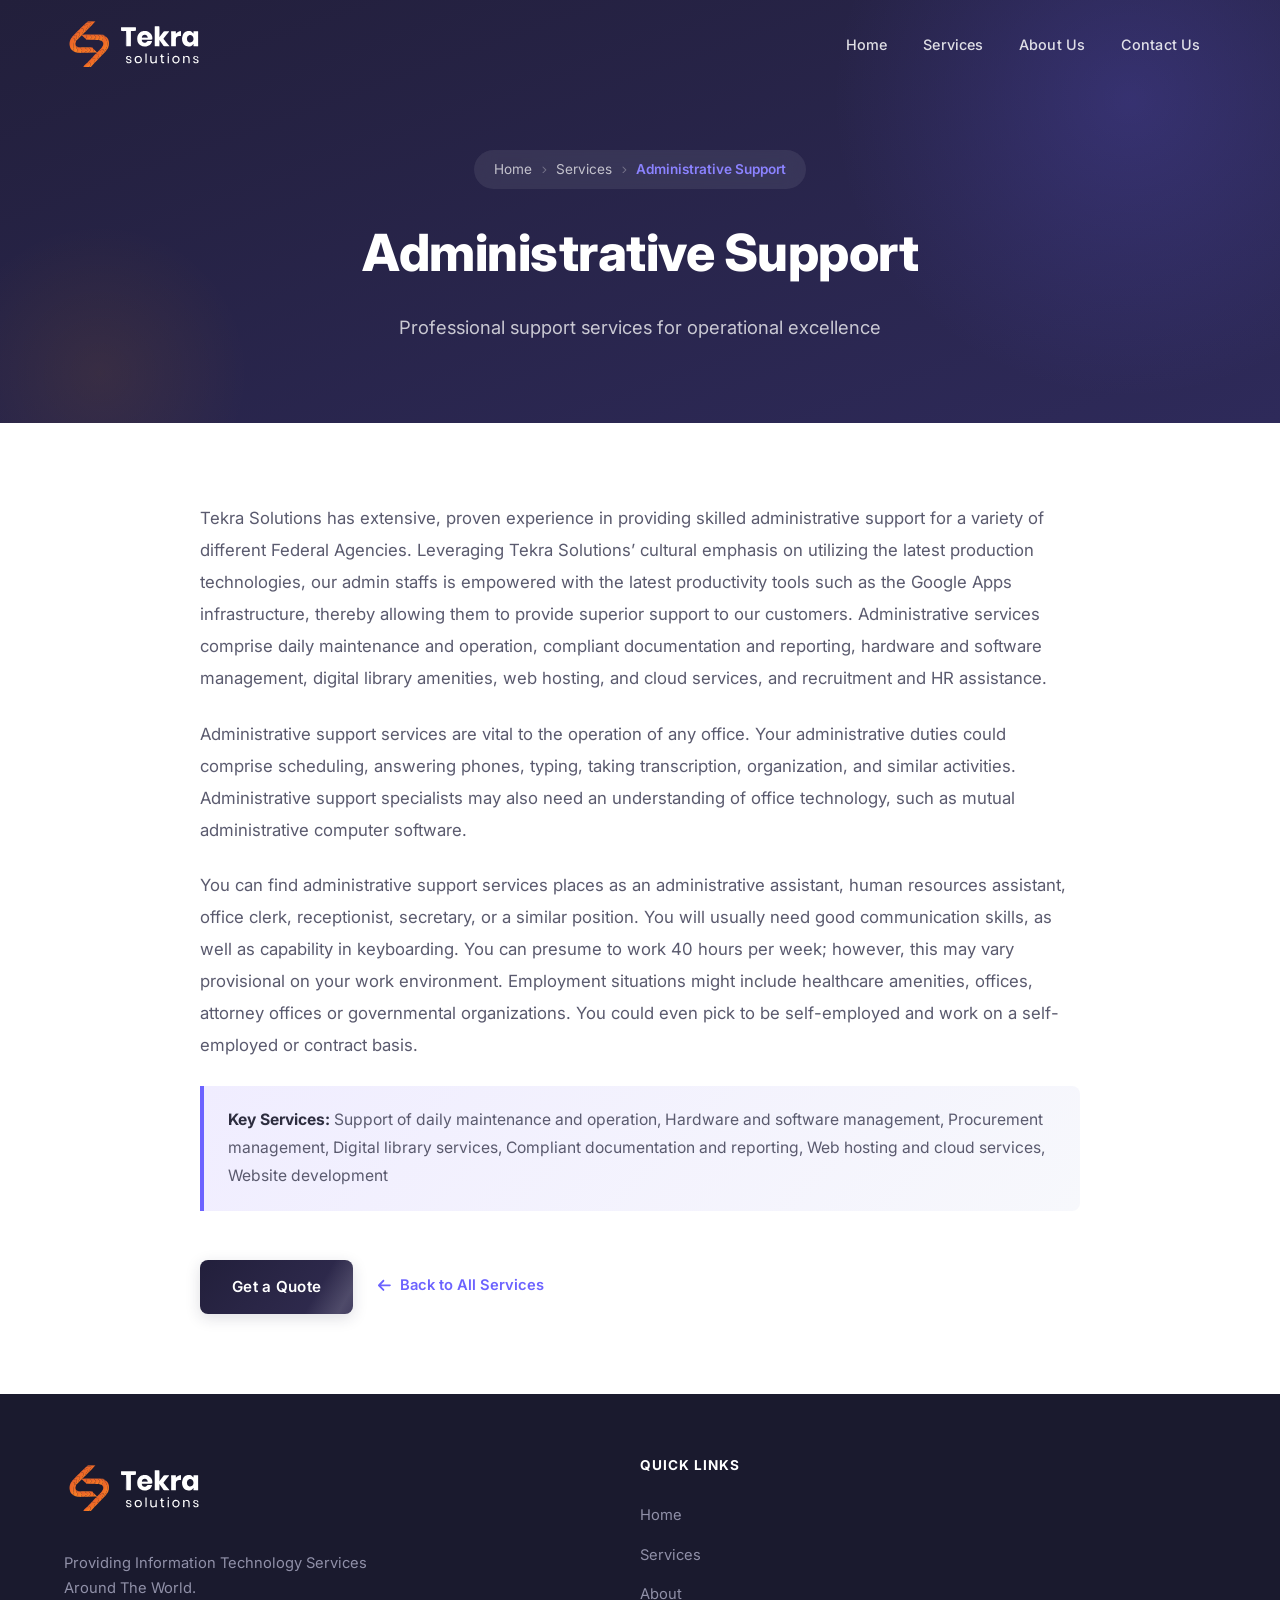
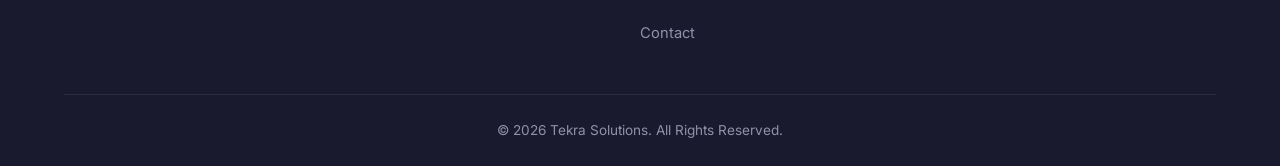
<file: services/administrative-support.html>
<!DOCTYPE html>
<html lang="en">
<head>
    <meta charset="UTF-8">
    <meta name="viewport" content="width=device-width, initial-scale=1.0">
    <title>Administrative Support - Tekra Solutions</title>
    <meta name="description" content="Professional support services to streamline operations and enhance organizational efficiency.">
    <link rel="canonical" href="https://www.tekrasolution.com/services/administrative-support.html">

    <!-- Open Graph -->
    <meta property="og:type" content="website">
    <meta property="og:url" content="https://www.tekrasolution.com/services/administrative-support.html">
    <meta property="og:title" content="Administrative Support - Tekra Solutions">
    <meta property="og:description" content="Professional support services to streamline operations and enhance organizational efficiency.">
    <meta property="og:image" content="https://www.tekrasolution.com/images/og-image.png">
    <meta property="og:site_name" content="Tekra Solutions">

    <!-- Twitter -->
    <meta name="twitter:card" content="summary_large_image">
    <meta name="twitter:title" content="Administrative Support - Tekra Solutions">
    <meta name="twitter:description" content="Professional support services to streamline operations and enhance organizational efficiency.">
    <meta name="twitter:image" content="https://www.tekrasolution.com/images/og-image.png">

    <link rel="preconnect" href="https://fonts.googleapis.com">
    <link rel="preconnect" href="https://fonts.gstatic.com" crossorigin>
    <link href="https://fonts.googleapis.com/css2?family=Inter:wght@300;400;500;600;700;800&amp;display=swap" rel="stylesheet">
    <link rel="stylesheet" href="../styles.css">
    <link rel="icon" href="../images/favicon.ico" sizes="32x32 64x64">
    <link rel="icon" type="image/png" sizes="192x192" href="../images/favicon.png">
    <link rel="icon" type="image/png" sizes="32x32" href="../images/favicon-32.png">
    <link rel="apple-touch-icon" sizes="180x180" href="../images/apple-touch-icon.png">
</head>
<body>
    <a href="#main-content" class="skip-link">Skip to main content</a>
    <nav class="navbar">
        <div class="container">
            <a href="../index.html" class="logo"><img src="../images/tekra-light.svg" alt="Tekra Solutions" class="logo-light" width="143" height="70"><img src="../images/tekra-dark.svg" alt="Tekra Solutions" class="logo-dark" width="143" height="70"></a>
            <button class="menu-toggle" id="mobile-menu" aria-label="Toggle navigation" aria-expanded="false" aria-controls="nav-menu"><span class="bar"></span><span class="bar"></span><span class="bar"></span></button>
            <ul class="nav-menu" id="nav-menu">
                <li><a href="../index.html#home" class="nav-link">Home</a></li>
                <li><a href="../index.html#services" class="nav-link">Services</a></li>
                <li><a href="../index.html#about" class="nav-link">About Us</a></li>
                <li><a href="../index.html#contact" class="nav-link">Contact Us</a></li>
            </ul>
        </div>
    </nav>

    <main id="main-content">

    <section class="page-header">
        <div class="container">
            <nav class="breadcrumb"><a href="../index.html">Home</a><svg class="icon separator" aria-hidden="true" focusable="false"><use href="../images/icons.svg#i-chevron-right"></use></svg><a href="../index.html#services">Services</a><svg class="icon separator" aria-hidden="true" focusable="false"><use href="../images/icons.svg#i-chevron-right"></use></svg><span class="current">Administrative Support</span></nav>
            <h1>Administrative Support</h1>
            <p class="page-subtitle">Professional support services for operational excellence</p>
        </div>
    </section>

    <section class="service-detail">
        <div class="container">
            <div class="service-content reveal">
                <p>Tekra Solutions has extensive, proven experience in providing skilled administrative support for a variety of different Federal Agencies. Leveraging Tekra Solutions’ cultural emphasis on utilizing the latest production technologies, our admin staffs is empowered with the latest productivity tools such as the Google Apps infrastructure, thereby allowing them to provide superior support to our customers. Administrative services comprise daily maintenance and operation, compliant documentation and reporting, hardware and software management, digital library amenities, web hosting, and cloud services, and recruitment and HR assistance.</p>
                <p>Administrative support services are vital to the operation of any office. Your administrative duties could comprise scheduling, answering phones, typing, taking transcription, organization, and similar activities. Administrative support specialists may also need an understanding of office technology, such as mutual administrative computer software.</p>
                <p>You can find administrative support services places as an administrative assistant, human resources assistant, office clerk, receptionist, secretary, or a similar position. You will usually need good communication skills, as well as capability in keyboarding. You can presume to work 40 hours per week; however, this may vary provisional on your work environment. Employment situations might include healthcare amenities, offices, attorney offices or governmental organizations. You could even pick to be self-employed and work on a self-employed or contract basis.</p>
                <p><strong>Key Services:</strong> Support of daily maintenance and operation, Hardware and software management, Procurement management, Digital library services, Compliant documentation and reporting, Web hosting and cloud services, Website development</p>
                <a href="../index.html#contact" class="btn btn-primary">Get a Quote</a>
                <a href="../index.html#services" class="back-link"><svg class="icon" aria-hidden="true" focusable="false"><use href="../images/icons.svg#i-arrow-left"></use></svg> Back to All Services</a>
                <!-- NWBOC certification note removed; should only appear once site-wide -->
            </div>
        </div>
    </section>

    
    </main>

<footer>
        <div class="container">
            <div class="footer-content">
                <div class="footer-logo">
                    <a href="../index.html"><img src="../images/tekra-light.svg" alt="Tekra Solution" width="143" height="70"></a>
                    <p>Providing Information Technology Services Around The World.</p>
                </div>
                <div class="footer-links">
                    <h3>Quick Links</h3>
                    <ul>
                        <li><a href="../index.html#home">Home</a></li>
                        <li><a href="../index.html#services">Services</a></li>
                        <li><a href="../index.html#about">About</a></li>
                        <li><a href="../index.html#contact">Contact</a></li>
                    </ul>
                </div>
            </div>
            <div class="footer-bottom"><p>&copy; 2026 Tekra Solutions. All Rights Reserved.</p></div>
        </div>
    </footer>
    <script src="../script.js"></script>
    <button class="scroll-top" id="scrollTop" aria-label="Scroll to top"><svg class="icon" aria-hidden="true" focusable="false"><use href="../images/icons.svg#i-arrow-up"></use></svg></button>
</body>
</html>
</file>
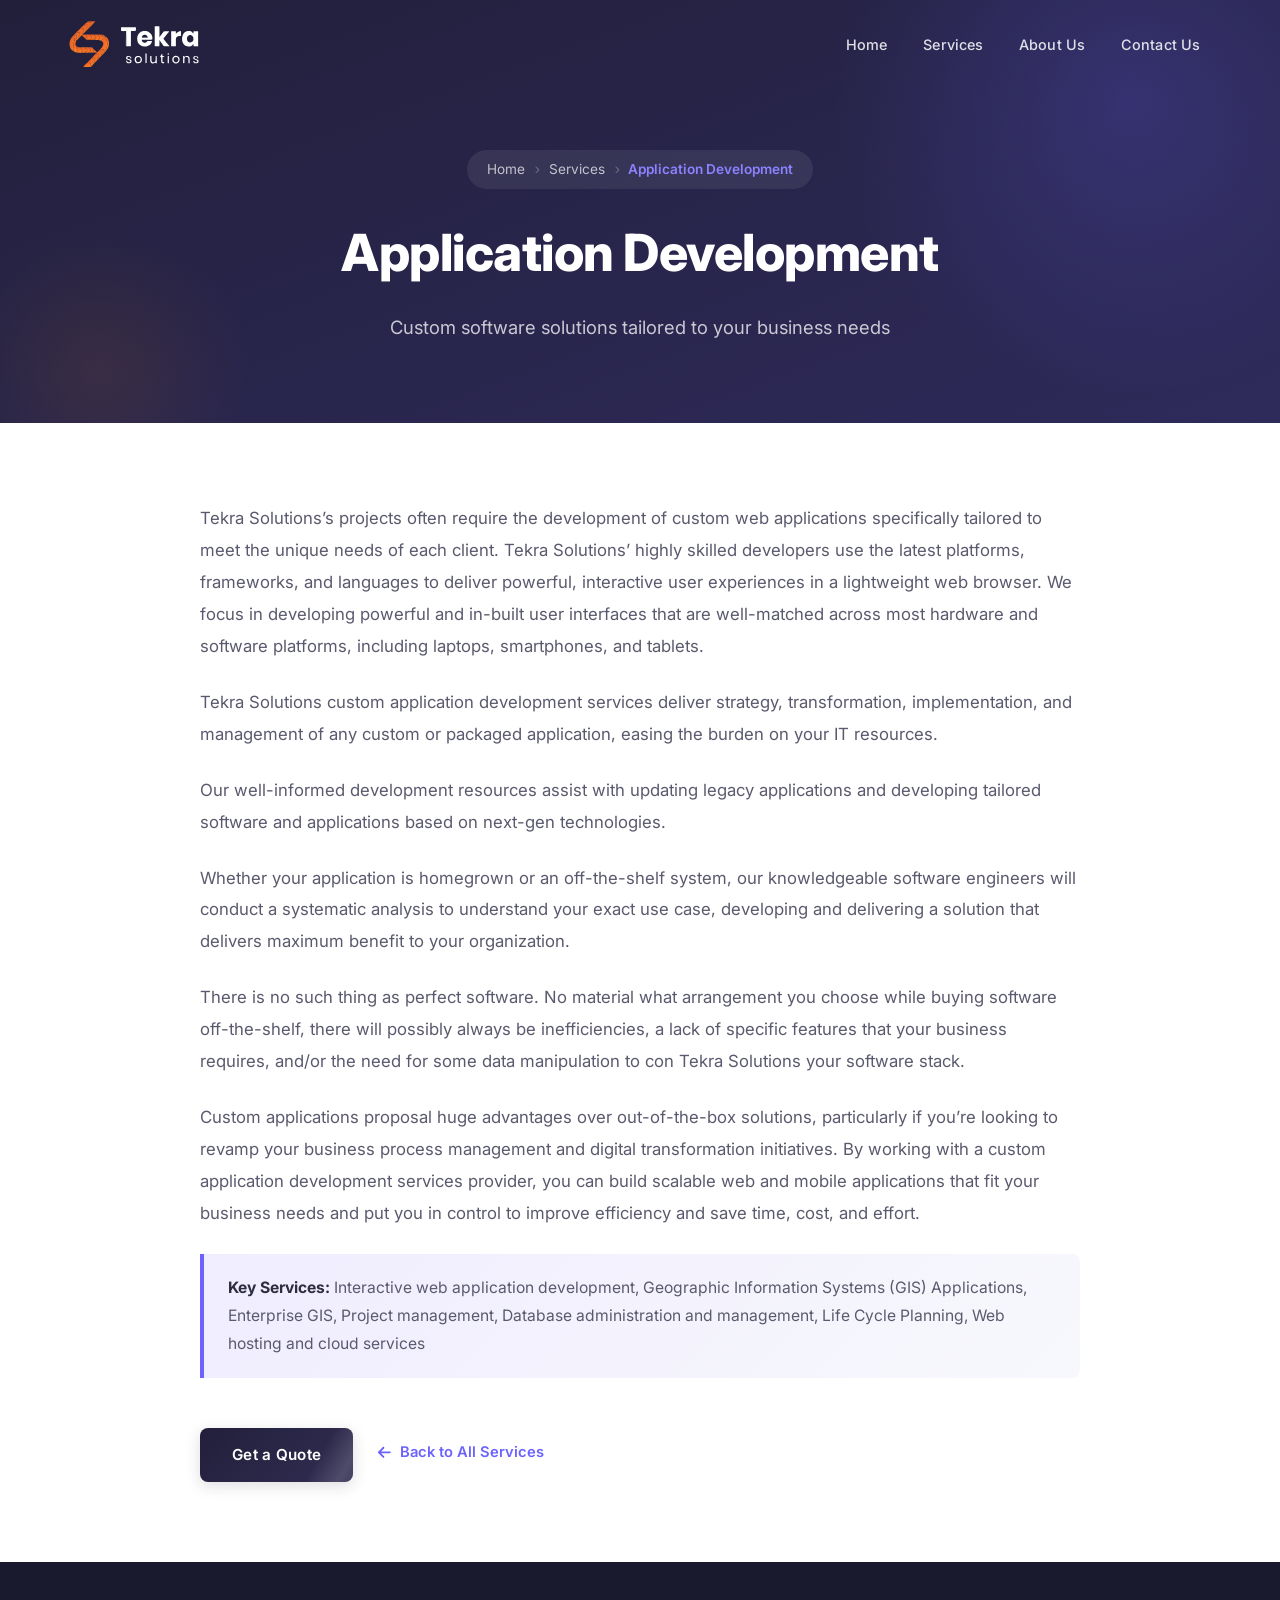
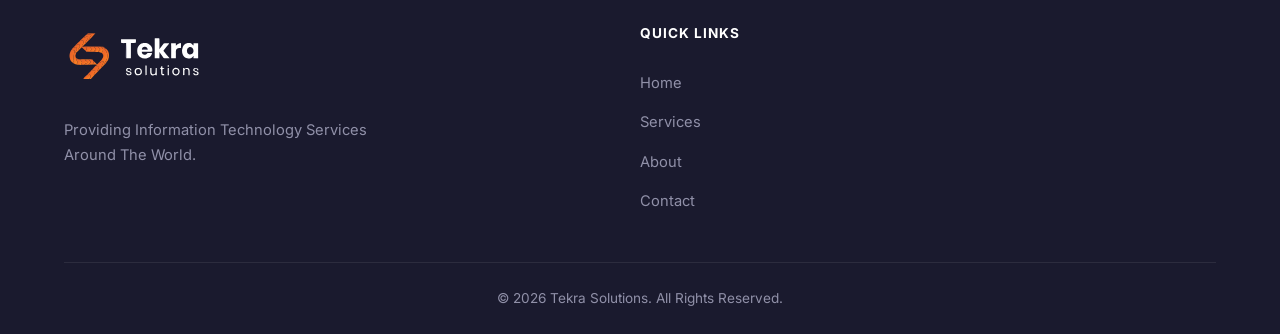
<file: services/application-development.html>
<!DOCTYPE html>
<html lang="en">
<head>
    <meta charset="UTF-8">
    <meta name="viewport" content="width=device-width, initial-scale=1.0">
    <title>Application Development - Tekra Solutions</title>
    <meta name="description" content="Custom software and mobile app development tailored to your specific business needs.">
    <link rel="canonical" href="https://www.tekrasolution.com/services/application-development.html">

    <!-- Open Graph -->
    <meta property="og:type" content="website">
    <meta property="og:url" content="https://www.tekrasolution.com/services/application-development.html">
    <meta property="og:title" content="Application Development - Tekra Solutions">
    <meta property="og:description" content="Custom software and mobile app development tailored to your specific business needs.">
    <meta property="og:image" content="https://www.tekrasolution.com/images/og-image.png">
    <meta property="og:site_name" content="Tekra Solutions">

    <!-- Twitter -->
    <meta name="twitter:card" content="summary_large_image">
    <meta name="twitter:title" content="Application Development - Tekra Solutions">
    <meta name="twitter:description" content="Custom software and mobile app development tailored to your specific business needs.">
    <meta name="twitter:image" content="https://www.tekrasolution.com/images/og-image.png">

    <link rel="preconnect" href="https://fonts.googleapis.com">
    <link rel="preconnect" href="https://fonts.gstatic.com" crossorigin>
    <link href="https://fonts.googleapis.com/css2?family=Inter:wght@300;400;500;600;700;800&amp;display=swap" rel="stylesheet">
    <link rel="stylesheet" href="../styles.css">
    <link rel="icon" href="../images/favicon.ico" sizes="32x32 64x64">
    <link rel="icon" type="image/png" sizes="192x192" href="../images/favicon.png">
    <link rel="icon" type="image/png" sizes="32x32" href="../images/favicon-32.png">
    <link rel="apple-touch-icon" sizes="180x180" href="../images/apple-touch-icon.png">
</head>
<body>
    <a href="#main-content" class="skip-link">Skip to main content</a>
    <nav class="navbar">
        <div class="container">
            <a href="../index.html" class="logo"><img src="../images/tekra-light.svg" alt="Tekra Solutions" class="logo-light" width="143" height="70"><img src="../images/tekra-dark.svg" alt="Tekra Solutions" class="logo-dark" width="143" height="70"></a>
            <button class="menu-toggle" id="mobile-menu" aria-label="Toggle navigation" aria-expanded="false" aria-controls="nav-menu"><span class="bar"></span><span class="bar"></span><span class="bar"></span></button>
            <ul class="nav-menu" id="nav-menu">
                <li><a href="../index.html#home" class="nav-link">Home</a></li>
                <li><a href="../index.html#services" class="nav-link">Services</a></li>
                <li><a href="../index.html#about" class="nav-link">About Us</a></li>
                <li><a href="../index.html#contact" class="nav-link">Contact Us</a></li>
            </ul>
        </div>
    </nav>

    <main id="main-content">

    <section class="page-header">
        <div class="container">
            <nav class="breadcrumb"><a href="../index.html">Home</a><svg class="icon separator" aria-hidden="true" focusable="false"><use href="../images/icons.svg#i-chevron-right"></use></svg><a href="../index.html#services">Services</a><svg class="icon separator" aria-hidden="true" focusable="false"><use href="../images/icons.svg#i-chevron-right"></use></svg><span class="current">Application Development</span></nav>
            <h1>Application Development</h1>
            <p class="page-subtitle">Custom software solutions tailored to your business needs</p>
        </div>
    </section>

    <section class="service-detail">
        <div class="container">
            <div class="service-content reveal">
                <p>Tekra Solutions’s projects often require the development of custom web applications specifically tailored to meet the unique needs of each client. Tekra Solutions’ highly skilled developers use the latest platforms, frameworks, and languages to deliver powerful, interactive user experiences in a lightweight web browser. We focus in developing powerful and in-built user interfaces that are well-matched across most hardware and software platforms, including laptops, smartphones, and tablets.</p>
                <p>Tekra Solutions custom application development services deliver strategy, transformation, implementation, and management of any custom or packaged application, easing the burden on your IT resources.</p>
                <p>Our well-informed development resources assist with updating legacy applications and developing tailored software and applications based on next-gen technologies.</p>
                <p>Whether your application is homegrown or an off-the-shelf system, our knowledgeable software engineers will conduct a systematic analysis to understand your exact use case, developing and delivering a solution that delivers maximum benefit to your organization.</p>
                <p>There is no such thing as perfect software. No material what arrangement you choose while buying software off-the-shelf, there will possibly always be inefficiencies, a lack of specific features that your business requires, and/or the need for some data manipulation to con Tekra Solutions your software stack.</p>
                <p>Custom applications proposal huge advantages over out-of-the-box solutions, particularly if you’re looking to revamp your business process management and digital transformation initiatives. By working with a custom application development services provider, you can build scalable web and mobile applications that fit your business needs and put you in control to improve efficiency and save time, cost, and effort.</p>
                <p><strong>Key Services:</strong> Interactive web application development, Geographic Information Systems (GIS) Applications, Enterprise GIS, Project management, Database administration and management, Life Cycle Planning, Web hosting and cloud services</p>
                <a href="../index.html#contact" class="btn btn-primary">Get a Quote</a>
                <a href="../index.html#services" class="back-link"><svg class="icon" aria-hidden="true" focusable="false"><use href="../images/icons.svg#i-arrow-left"></use></svg> Back to All Services</a>
                <!-- NWBOC certification note removed; should only appear once site-wide -->
            </div>
        </div>
    </section>

    
    </main>

<footer>
        <div class="container">
            <div class="footer-content">
                <div class="footer-logo">
                    <a href="../index.html"><img src="../images/tekra-light.svg" alt="Tekra Solution" width="143" height="70"></a>
                    <p>Providing Information Technology Services Around The World.</p>
                </div>
                <div class="footer-links">
                    <h3>Quick Links</h3>
                    <ul>
                        <li><a href="../index.html#home">Home</a></li>
                        <li><a href="../index.html#services">Services</a></li>
                        <li><a href="../index.html#about">About</a></li>
                        <li><a href="../index.html#contact">Contact</a></li>
                    </ul>
                </div>
            </div>
            <div class="footer-bottom"><p>&copy; 2026 Tekra Solutions. All Rights Reserved.</p></div>
        </div>
    </footer>
    <script src="../script.js"></script>
    <button class="scroll-top" id="scrollTop" aria-label="Scroll to top"><svg class="icon" aria-hidden="true" focusable="false"><use href="../images/icons.svg#i-arrow-up"></use></svg></button>
</body>
</html>
</file>
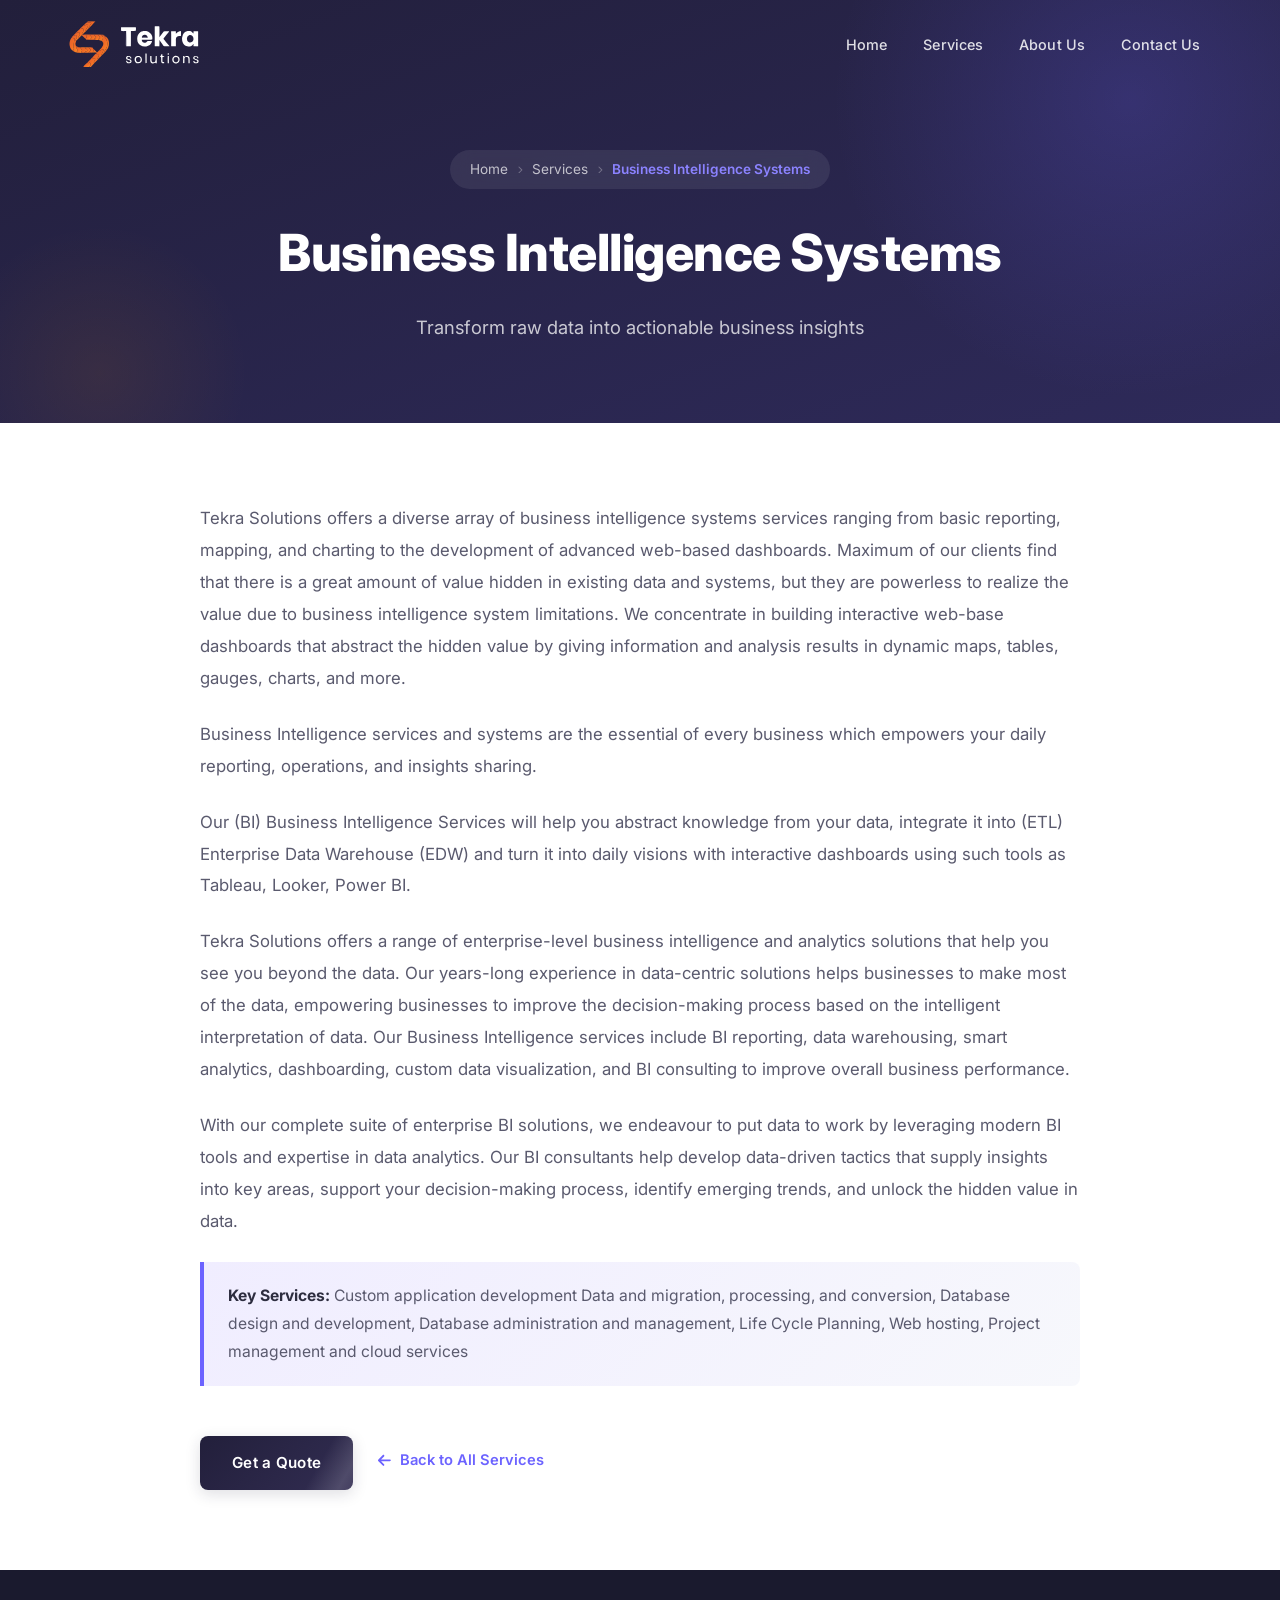
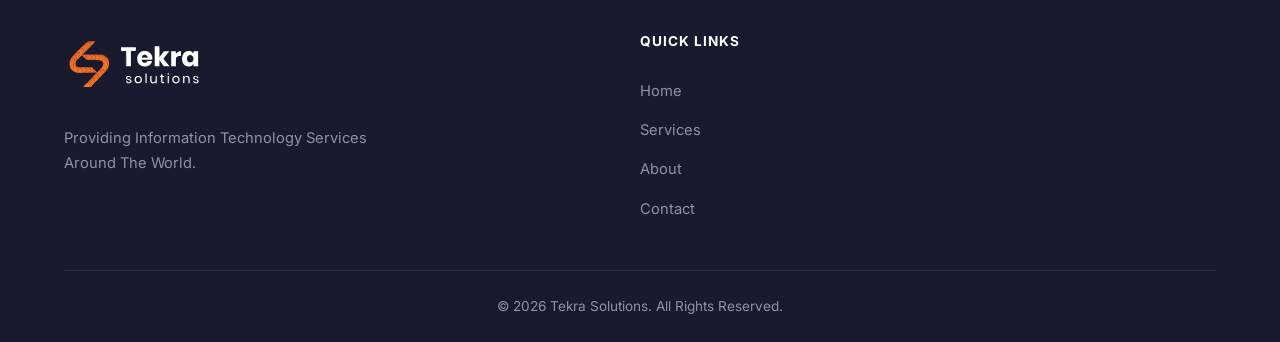
<file: services/business-intelligence-systems.html>
<!DOCTYPE html>
<html lang="en">
<head>
    <meta charset="UTF-8">
    <meta name="viewport" content="width=device-width, initial-scale=1.0">
    <title>Business Intelligence Systems - Tekra Solutions</title>
    <meta name="description" content="Transforming raw data into actionable insights to drive strategic business decisions.">
    <link rel="canonical" href="https://www.tekrasolution.com/services/business-intelligence-systems.html">

    <!-- Open Graph -->
    <meta property="og:type" content="website">
    <meta property="og:url" content="https://www.tekrasolution.com/services/business-intelligence-systems.html">
    <meta property="og:title" content="Business Intelligence Systems - Tekra Solutions">
    <meta property="og:description" content="Transforming raw data into actionable insights to drive strategic business decisions.">
    <meta property="og:image" content="https://www.tekrasolution.com/images/og-image.png">
    <meta property="og:site_name" content="Tekra Solutions">

    <!-- Twitter -->
    <meta name="twitter:card" content="summary_large_image">
    <meta name="twitter:title" content="Business Intelligence Systems - Tekra Solutions">
    <meta name="twitter:description" content="Transforming raw data into actionable insights to drive strategic business decisions.">
    <meta name="twitter:image" content="https://www.tekrasolution.com/images/og-image.png">

    <link rel="preconnect" href="https://fonts.googleapis.com">
    <link rel="preconnect" href="https://fonts.gstatic.com" crossorigin>
    <link href="https://fonts.googleapis.com/css2?family=Inter:wght@300;400;500;600;700;800&amp;display=swap" rel="stylesheet">
    <link rel="stylesheet" href="../styles.css">
    <link rel="icon" href="../images/favicon.ico" sizes="32x32 64x64">
    <link rel="icon" type="image/png" sizes="192x192" href="../images/favicon.png">
    <link rel="icon" type="image/png" sizes="32x32" href="../images/favicon-32.png">
    <link rel="apple-touch-icon" sizes="180x180" href="../images/apple-touch-icon.png">
</head>
<body>
    <a href="#main-content" class="skip-link">Skip to main content</a>
    <nav class="navbar">
        <div class="container">
            <a href="../index.html" class="logo"><img src="../images/tekra-light.svg" alt="Tekra Solutions" class="logo-light" width="143" height="70"><img src="../images/tekra-dark.svg" alt="Tekra Solutions" class="logo-dark" width="143" height="70"></a>
            <button class="menu-toggle" id="mobile-menu" aria-label="Toggle navigation" aria-expanded="false" aria-controls="nav-menu"><span class="bar"></span><span class="bar"></span><span class="bar"></span></button>
            <ul class="nav-menu" id="nav-menu">
                <li><a href="../index.html#home" class="nav-link">Home</a></li>
                <li><a href="../index.html#services" class="nav-link">Services</a></li>
                <li><a href="../index.html#about" class="nav-link">About Us</a></li>
                <li><a href="../index.html#contact" class="nav-link">Contact Us</a></li>
            </ul>
        </div>
    </nav>

    <main id="main-content">

    <section class="page-header">
        <div class="container">
            <nav class="breadcrumb"><a href="../index.html">Home</a><svg class="icon separator" aria-hidden="true" focusable="false"><use href="../images/icons.svg#i-chevron-right"></use></svg><a href="../index.html#services">Services</a><svg class="icon separator" aria-hidden="true" focusable="false"><use href="../images/icons.svg#i-chevron-right"></use></svg><span class="current">Business Intelligence Systems</span></nav>
            <h1>Business Intelligence Systems</h1>
            <p class="page-subtitle">Transform raw data into actionable business insights</p>
        </div>
    </section>

    <section class="service-detail">
        <div class="container">
            <div class="service-content reveal">
                <p>Tekra Solutions offers a diverse array of business intelligence systems services ranging from basic reporting, mapping, and charting to the development of advanced web-based dashboards. Maximum of our clients find that there is a great amount of value hidden in existing data and systems, but they are powerless to realize the value due to business intelligence system limitations. We concentrate in building interactive web-base dashboards that abstract the hidden value by giving information and analysis results in dynamic maps, tables, gauges, charts, and more.</p>
                <p>Business Intelligence services and systems are the essential of every business which empowers your daily reporting, operations, and insights sharing.</p>
                <p>Our (BI) Business Intelligence Services will help you abstract knowledge from your data, integrate it into (ETL) Enterprise Data Warehouse (EDW) and turn it into daily visions with interactive dashboards using such tools as Tableau, Looker, Power BI.</p>
                <p>Tekra Solutions offers a range of enterprise-level business intelligence and analytics solutions that help you see you beyond the data. Our years-long experience in data-centric solutions helps businesses to make most of the data, empowering businesses to improve the decision-making process based on the intelligent interpretation of data. Our Business Intelligence services include BI reporting, data warehousing, smart analytics, dashboarding, custom data visualization, and BI consulting to improve overall business performance.</p>
                <p>With our complete suite of enterprise BI solutions, we endeavour to put data to work by leveraging modern BI tools and expertise in data analytics. Our BI consultants help develop data-driven tactics that supply insights into key areas, support your decision-making process, identify emerging trends, and unlock the hidden value in data.</p>
                <p><strong>Key Services:</strong> Custom application development Data and migration, processing, and conversion, Database design and development, Database administration and management, Life Cycle Planning, Web hosting, Project management and cloud services</p>
                <a href="../index.html#contact" class="btn btn-primary">Get a Quote</a>
                <a href="../index.html#services" class="back-link"><svg class="icon" aria-hidden="true" focusable="false"><use href="../images/icons.svg#i-arrow-left"></use></svg> Back to All Services</a>
            </div>
        </div>
    </section>

    
    </main>

<footer>
        <div class="container">
            <div class="footer-content">
                <div class="footer-logo">
                    <a href="../index.html"><img src="../images/tekra-light.svg" alt="Tekra Solution" width="143" height="70"></a>
                    <p>Providing Information Technology Services Around The World.</p>
                </div>
                <div class="footer-links">
                    <h3>Quick Links</h3>
                    <ul>
                        <li><a href="../index.html#home">Home</a></li>
                        <li><a href="../index.html#services">Services</a></li>
                        <li><a href="../index.html#about">About</a></li>
                        <li><a href="../index.html#contact">Contact</a></li>
                    </ul>
                </div>
            </div>
            <div class="footer-bottom"><p>&copy; 2026 Tekra Solutions. All Rights Reserved.</p></div>
        </div>
    </footer>
    <script src="../script.js"></script>
    <button class="scroll-top" id="scrollTop" aria-label="Scroll to top"><svg class="icon" aria-hidden="true" focusable="false"><use href="../images/icons.svg#i-arrow-up"></use></svg></button>
</body>
</html>
</file>
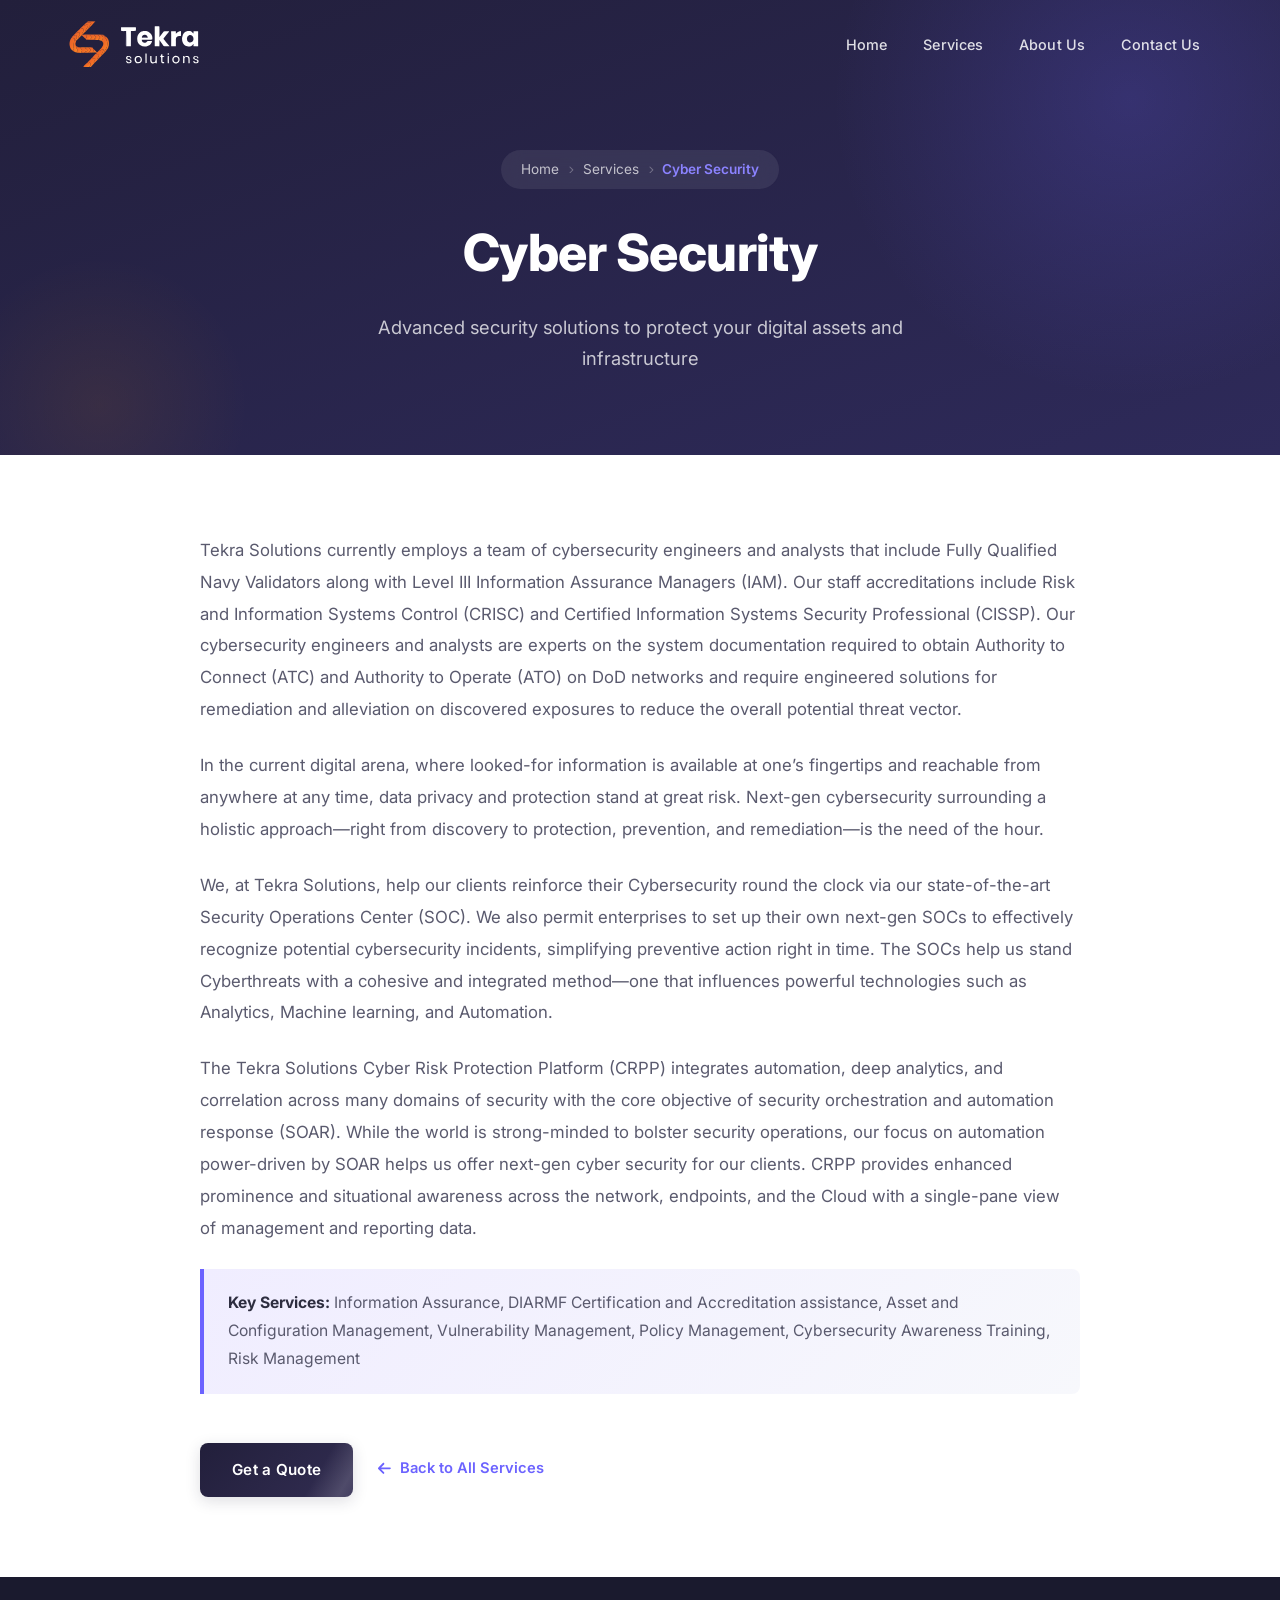
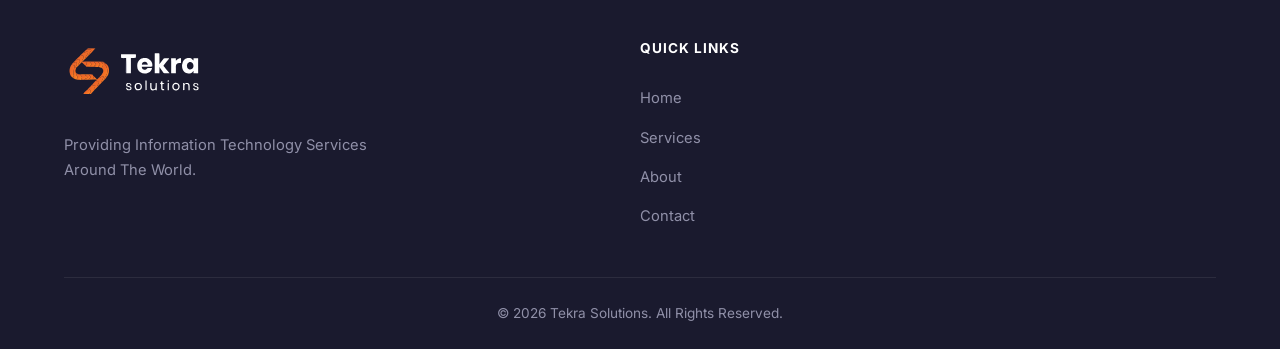
<file: services/cyber-security.html>
<!DOCTYPE html>
<html lang="en">
<head>
    <meta charset="UTF-8">
    <meta name="viewport" content="width=device-width, initial-scale=1.0">
    <title>Cyber Security - Tekra Solutions</title>
    <meta name="description" content="Protecting your digital assets with advanced security measures and risk management strategies.">
    <link rel="canonical" href="https://www.tekrasolution.com/services/cyber-security.html">

    <!-- Open Graph -->
    <meta property="og:type" content="website">
    <meta property="og:url" content="https://www.tekrasolution.com/services/cyber-security.html">
    <meta property="og:title" content="Cyber Security - Tekra Solutions">
    <meta property="og:description" content="Protecting your digital assets with advanced security measures and risk management strategies.">
    <meta property="og:image" content="https://www.tekrasolution.com/images/og-image.png">
    <meta property="og:site_name" content="Tekra Solutions">

    <!-- Twitter -->
    <meta name="twitter:card" content="summary_large_image">
    <meta name="twitter:title" content="Cyber Security - Tekra Solutions">
    <meta name="twitter:description" content="Protecting your digital assets with advanced security measures and risk management strategies.">
    <meta name="twitter:image" content="https://www.tekrasolution.com/images/og-image.png">

    <link rel="preconnect" href="https://fonts.googleapis.com">
    <link rel="preconnect" href="https://fonts.gstatic.com" crossorigin>
    <link href="https://fonts.googleapis.com/css2?family=Inter:wght@300;400;500;600;700;800&amp;display=swap" rel="stylesheet">
    <link rel="stylesheet" href="../styles.css">
    <link rel="icon" href="../images/favicon.ico" sizes="32x32 64x64">
    <link rel="icon" type="image/png" sizes="192x192" href="../images/favicon.png">
    <link rel="icon" type="image/png" sizes="32x32" href="../images/favicon-32.png">
    <link rel="apple-touch-icon" sizes="180x180" href="../images/apple-touch-icon.png">
</head>
<body>
    <a href="#main-content" class="skip-link">Skip to main content</a>
    <nav class="navbar">
        <div class="container">
            <a href="../index.html" class="logo"><img src="../images/tekra-light.svg" alt="Tekra Solutions" class="logo-light" width="143" height="70"><img src="../images/tekra-dark.svg" alt="Tekra Solutions" class="logo-dark" width="143" height="70"></a>
            <button class="menu-toggle" id="mobile-menu" aria-label="Toggle navigation" aria-expanded="false" aria-controls="nav-menu"><span class="bar"></span><span class="bar"></span><span class="bar"></span></button>
            <ul class="nav-menu" id="nav-menu">
                <li><a href="../index.html#home" class="nav-link">Home</a></li>
                <li><a href="../index.html#services" class="nav-link">Services</a></li>
                <li><a href="../index.html#about" class="nav-link">About Us</a></li>
                <li><a href="../index.html#contact" class="nav-link">Contact Us</a></li>
            </ul>
        </div>
    </nav>

    <main id="main-content">

    <section class="page-header">
        <div class="container">
            <nav class="breadcrumb"><a href="../index.html">Home</a><svg class="icon separator" aria-hidden="true" focusable="false"><use href="../images/icons.svg#i-chevron-right"></use></svg><a href="../index.html#services">Services</a><svg class="icon separator" aria-hidden="true" focusable="false"><use href="../images/icons.svg#i-chevron-right"></use></svg><span class="current">Cyber Security</span></nav>
            <h1>Cyber Security</h1>
            <p class="page-subtitle">Advanced security solutions to protect your digital assets and infrastructure</p>
        </div>
    </section>

    <section class="service-detail">
        <div class="container">
            <div class="service-content reveal">
                <p>Tekra Solutions currently employs a team of cybersecurity engineers and analysts that include Fully Qualified Navy Validators along with Level III Information Assurance Managers (IAM). Our staff accreditations include Risk and Information Systems Control (CRISC) and Certified Information Systems Security Professional (CISSP). Our cybersecurity engineers and analysts are experts on the system documentation required to obtain Authority to Connect (ATC) and Authority to Operate (ATO) on DoD networks and require engineered solutions for remediation and alleviation on discovered exposures to reduce the overall potential threat vector.</p>
                <p>In the current digital arena, where looked-for information is available at one’s fingertips and reachable from anywhere at any time, data privacy and protection stand at great risk. Next-gen cybersecurity surrounding a holistic approach—right from discovery to protection, prevention, and remediation—is the need of the hour.</p>
                <p>We, at Tekra Solutions, help our clients reinforce their Cybersecurity round the clock via our state-of-the-art Security Operations Center (SOC). We also permit enterprises to set up their own next-gen SOCs to effectively recognize potential cybersecurity incidents, simplifying preventive action right in time. The SOCs help us stand Cyberthreats with a cohesive and integrated method—one that influences powerful technologies such as Analytics, Machine learning, and Automation.</p>
                <p>The Tekra Solutions Cyber Risk Protection Platform (CRPP) integrates automation, deep analytics, and correlation across many domains of security with the core objective of security orchestration and automation response (SOAR). While the world is strong-minded to bolster security operations, our focus on automation power-driven by SOAR helps us offer next-gen cyber security for our clients. CRPP provides enhanced prominence and situational awareness across the network, endpoints, and the Cloud with a single-pane view of management and reporting data.</p>
                <p><strong>Key Services:</strong> Information Assurance, DIARMF Certification and Accreditation assistance, Asset and Configuration Management, Vulnerability Management, Policy Management, Cybersecurity Awareness Training, Risk Management</p>
                <a href="../index.html#contact" class="btn btn-primary">Get a Quote</a>
                <a href="../index.html#services" class="back-link"><svg class="icon" aria-hidden="true" focusable="false"><use href="../images/icons.svg#i-arrow-left"></use></svg> Back to All Services</a>
                <!-- NWBOC certification note removed; should only appear once site-wide -->
            </div>
        </div>
    </section>

    
    </main>

<footer>
        <div class="container">
            <div class="footer-content">
                <div class="footer-logo">
                    <a href="../index.html"><img src="../images/tekra-light.svg" alt="Tekra Solution" width="143" height="70"></a>
                    <p>Providing Information Technology Services Around The World.</p>
                </div>
                <div class="footer-links">
                    <h3>Quick Links</h3>
                    <ul>
                        <li><a href="../index.html#home">Home</a></li>
                        <li><a href="../index.html#services">Services</a></li>
                        <li><a href="../index.html#about">About</a></li>
                        <li><a href="../index.html#contact">Contact</a></li>
                    </ul>
                </div>
            </div>
            <div class="footer-bottom"><p>&copy; 2026 Tekra Solutions. All Rights Reserved.</p></div>
        </div>
    </footer>
    <script src="../script.js"></script>
    <button class="scroll-top" id="scrollTop" aria-label="Scroll to top"><svg class="icon" aria-hidden="true" focusable="false"><use href="../images/icons.svg#i-arrow-up"></use></svg></button>
</body>
</html>
</file>
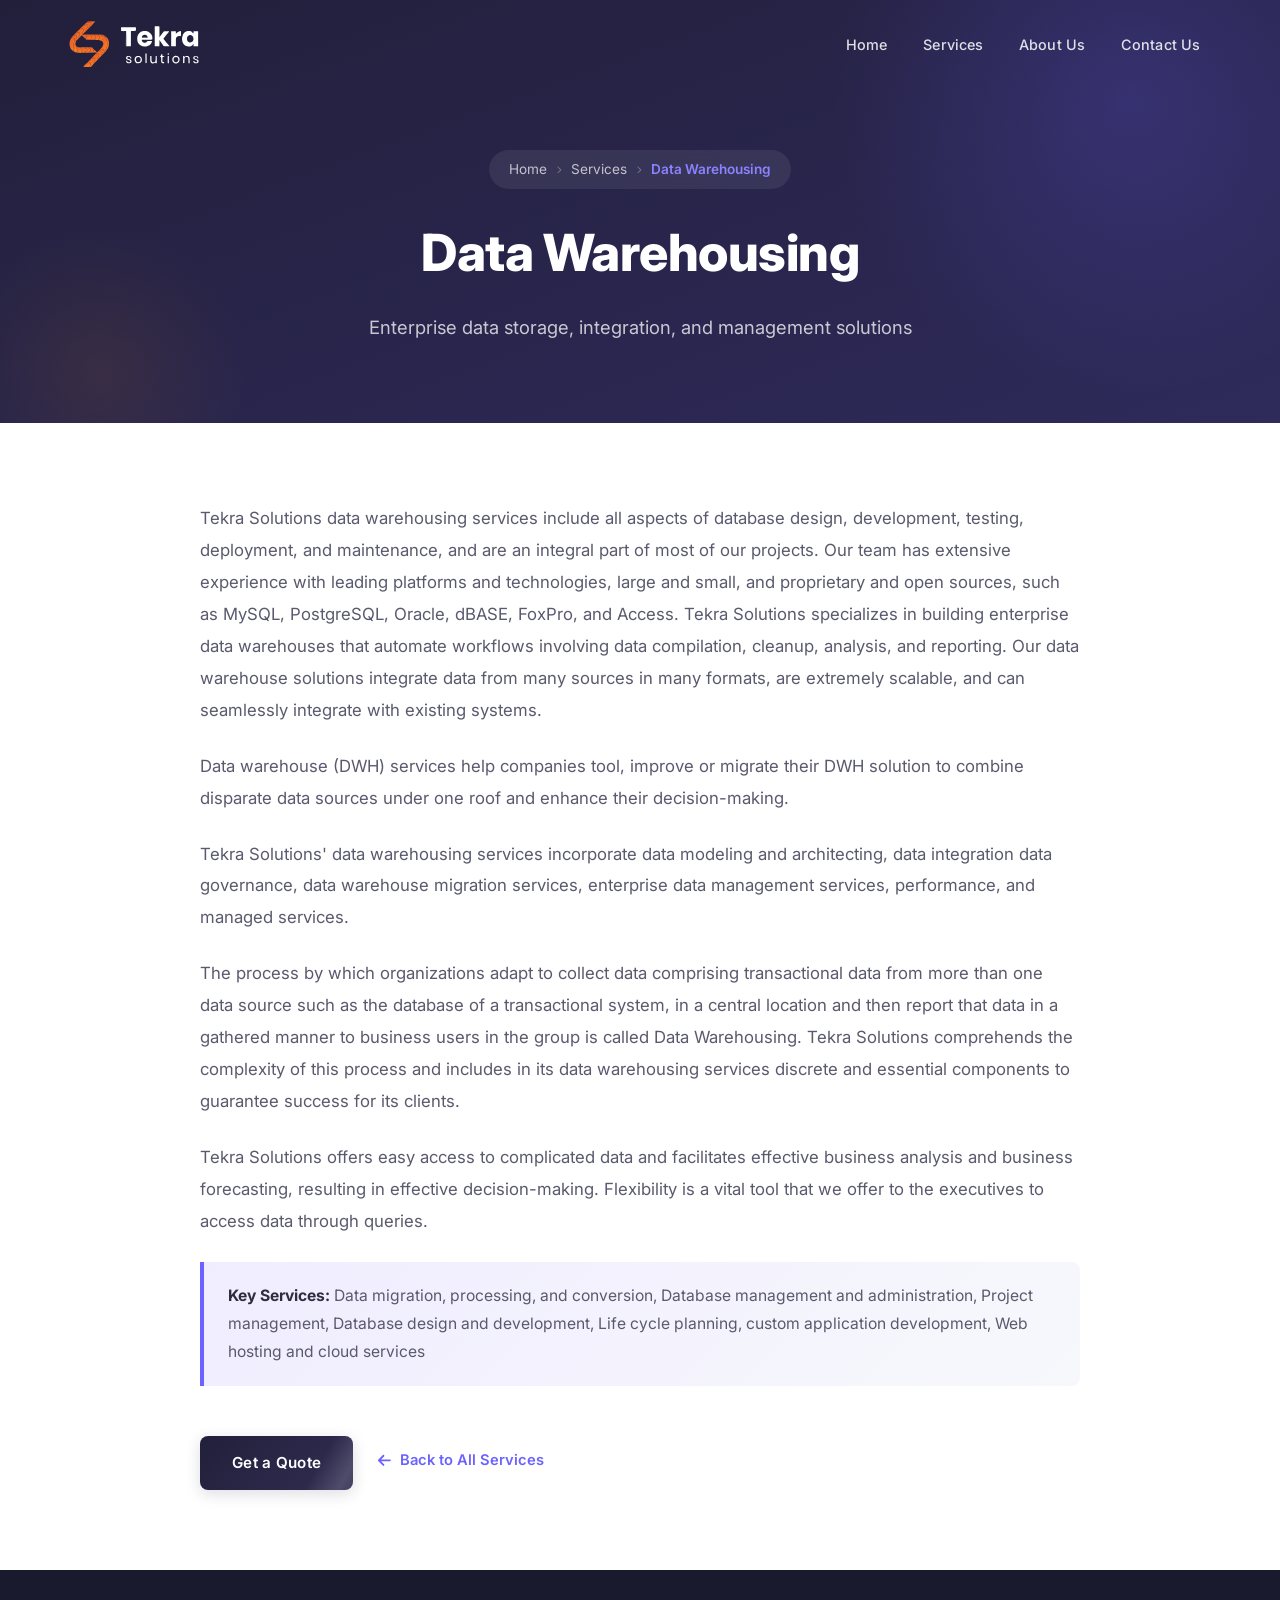
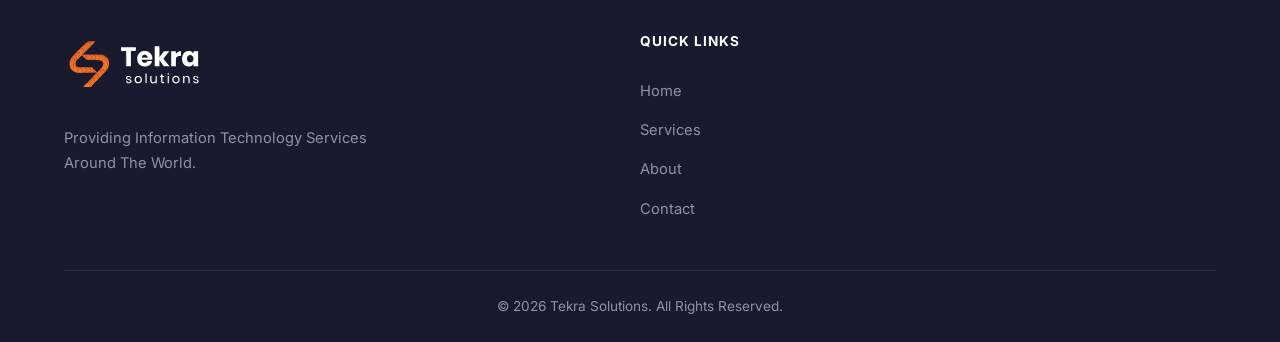
<file: services/data-warehousing.html>
<!DOCTYPE html>
<html lang="en">
<head>
    <meta charset="UTF-8">
    <meta name="viewport" content="width=device-width, initial-scale=1.0">
    <title>Data Warehousing - Tekra Solutions</title>
    <meta name="description" content="Robust data storage solutions ensuring data integrity, accessibility, and security.">
    <link rel="canonical" href="https://www.tekrasolution.com/services/data-warehousing.html">

    <!-- Open Graph -->
    <meta property="og:type" content="website">
    <meta property="og:url" content="https://www.tekrasolution.com/services/data-warehousing.html">
    <meta property="og:title" content="Data Warehousing - Tekra Solutions">
    <meta property="og:description" content="Robust data storage solutions ensuring data integrity, accessibility, and security.">
    <meta property="og:image" content="https://www.tekrasolution.com/images/og-image.png">
    <meta property="og:site_name" content="Tekra Solutions">

    <!-- Twitter -->
    <meta name="twitter:card" content="summary_large_image">
    <meta name="twitter:title" content="Data Warehousing - Tekra Solutions">
    <meta name="twitter:description" content="Robust data storage solutions ensuring data integrity, accessibility, and security.">
    <meta name="twitter:image" content="https://www.tekrasolution.com/images/og-image.png">

    <link rel="preconnect" href="https://fonts.googleapis.com">
    <link rel="preconnect" href="https://fonts.gstatic.com" crossorigin>
    <link href="https://fonts.googleapis.com/css2?family=Inter:wght@300;400;500;600;700;800&amp;display=swap" rel="stylesheet">
    <link rel="stylesheet" href="../styles.css">
    <link rel="icon" href="../images/favicon.ico" sizes="32x32 64x64">
    <link rel="icon" type="image/png" sizes="192x192" href="../images/favicon.png">
    <link rel="icon" type="image/png" sizes="32x32" href="../images/favicon-32.png">
    <link rel="apple-touch-icon" sizes="180x180" href="../images/apple-touch-icon.png">
</head>
<body>
    <a href="#main-content" class="skip-link">Skip to main content</a>
    <nav class="navbar">
        <div class="container">
            <a href="../index.html" class="logo"><img src="../images/tekra-light.svg" alt="Tekra Solutions" class="logo-light" width="143" height="70"><img src="../images/tekra-dark.svg" alt="Tekra Solutions" class="logo-dark" width="143" height="70"></a>
            <button class="menu-toggle" id="mobile-menu" aria-label="Toggle navigation" aria-expanded="false" aria-controls="nav-menu"><span class="bar"></span><span class="bar"></span><span class="bar"></span></button>
            <ul class="nav-menu" id="nav-menu">
                <li><a href="../index.html#home" class="nav-link">Home</a></li>
                <li><a href="../index.html#services" class="nav-link">Services</a></li>
                <li><a href="../index.html#about" class="nav-link">About Us</a></li>
                <li><a href="../index.html#contact" class="nav-link">Contact Us</a></li>
            </ul>
        </div>
    </nav>

    <main id="main-content">

    <section class="page-header">
        <div class="container">
            <nav class="breadcrumb"><a href="../index.html">Home</a><svg class="icon separator" aria-hidden="true" focusable="false"><use href="../images/icons.svg#i-chevron-right"></use></svg><a href="../index.html#services">Services</a><svg class="icon separator" aria-hidden="true" focusable="false"><use href="../images/icons.svg#i-chevron-right"></use></svg><span class="current">Data Warehousing</span></nav>
            <h1>Data Warehousing</h1>
            <p class="page-subtitle">Enterprise data storage, integration, and management solutions</p>
        </div>
    </section>

    <section class="service-detail">
        <div class="container">
            <div class="service-content reveal">
                <p>Tekra Solutions data warehousing services include all aspects of database design, development, testing, deployment, and maintenance, and are an integral part of most of our projects. Our team has extensive experience with leading platforms and technologies, large and small, and proprietary and open sources, such as MySQL, PostgreSQL, Oracle, dBASE, FoxPro, and Access. Tekra Solutions specializes in building enterprise data warehouses that automate workflows involving data compilation, cleanup, analysis, and reporting. Our data warehouse solutions integrate data from many sources in many formats, are extremely scalable, and can seamlessly integrate with existing systems.</p>
                <p>Data warehouse (DWH) services help companies tool, improve or migrate their DWH solution to combine disparate data sources under one roof and enhance their decision-making.</p>
                <p>Tekra Solutions' data warehousing services incorporate data modeling and architecting, data integration data governance, data warehouse migration services, enterprise data management services, performance, and managed services.</p>
                <p>The process by which organizations adapt to collect data comprising transactional data from more than one data source such as the database of a transactional system, in a central location and then report that data in a gathered manner to business users in the group is called Data Warehousing. Tekra Solutions comprehends the complexity of this process and includes in its data warehousing services discrete and essential components to guarantee success for its clients.</p>
                <p>Tekra Solutions offers easy access to complicated data and facilitates effective business analysis and business forecasting, resulting in effective decision-making. Flexibility is a vital tool that we offer to the executives to access data through queries.</p>
                <p><strong>Key Services:</strong> Data migration, processing, and conversion, Database management and administration, Project management, Database design and development, Life cycle planning, custom application development, Web hosting and cloud services</p>
                <a href="../index.html#contact" class="btn btn-primary">Get a Quote</a>
                <a href="../index.html#services" class="back-link"><svg class="icon" aria-hidden="true" focusable="false"><use href="../images/icons.svg#i-arrow-left"></use></svg> Back to All Services</a>
                <!-- NWBOC certification note removed; should only appear once site-wide -->
            </div>
        </div>
    </section>

    
    </main>

<footer>
        <div class="container">
            <div class="footer-content">
                <div class="footer-logo">
                    <a href="../index.html"><img src="../images/tekra-light.svg" alt="Tekra Solution" width="143" height="70"></a>
                    <p>Providing Information Technology Services Around The World.</p>
                </div>
                <div class="footer-links">
                    <h3>Quick Links</h3>
                    <ul>
                        <li><a href="../index.html#home">Home</a></li>
                        <li><a href="../index.html#services">Services</a></li>
                        <li><a href="../index.html#about">About</a></li>
                        <li><a href="../index.html#contact">Contact</a></li>
                    </ul>
                </div>
            </div>
            <div class="footer-bottom"><p>&copy; 2026 Tekra Solutions. All Rights Reserved.</p></div>
        </div>
    </footer>
    <script src="../script.js"></script>
    <button class="scroll-top" id="scrollTop" aria-label="Scroll to top"><svg class="icon" aria-hidden="true" focusable="false"><use href="../images/icons.svg#i-arrow-up"></use></svg></button>
</body>
</html>
</file>
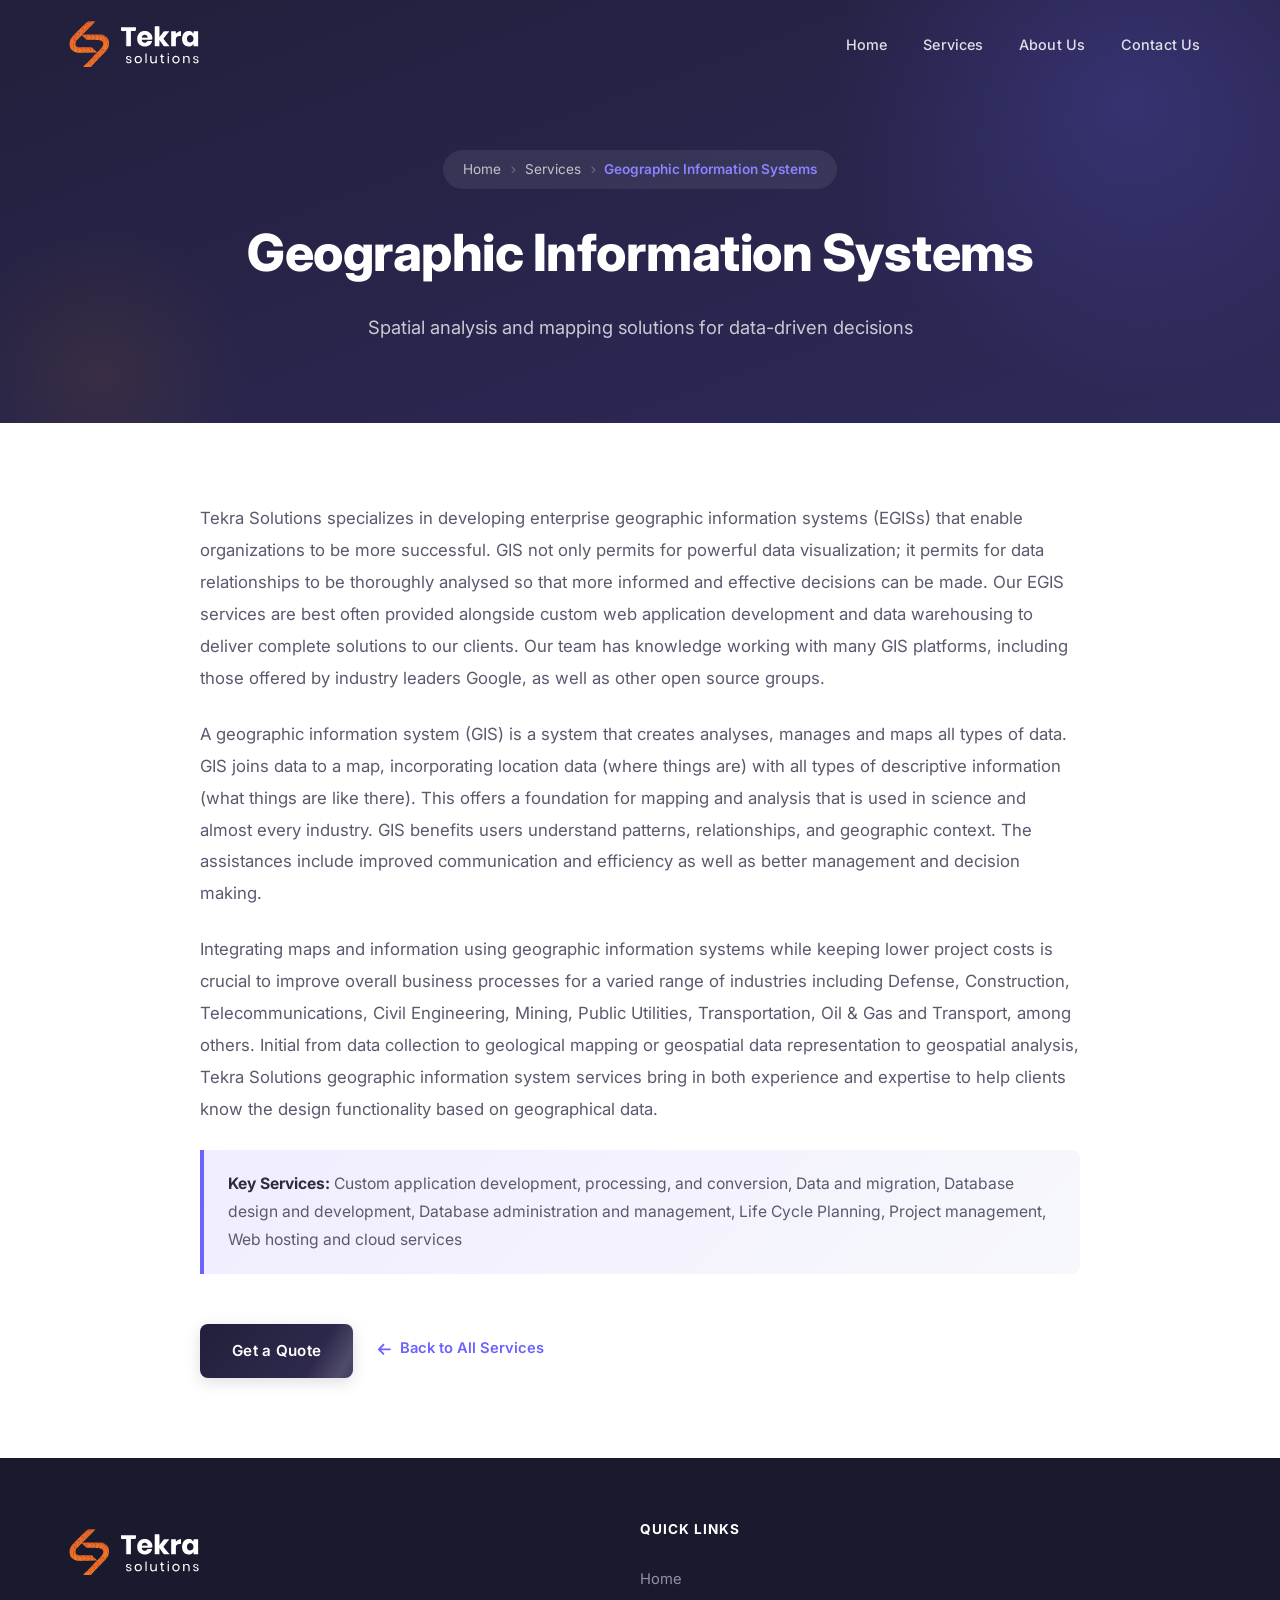
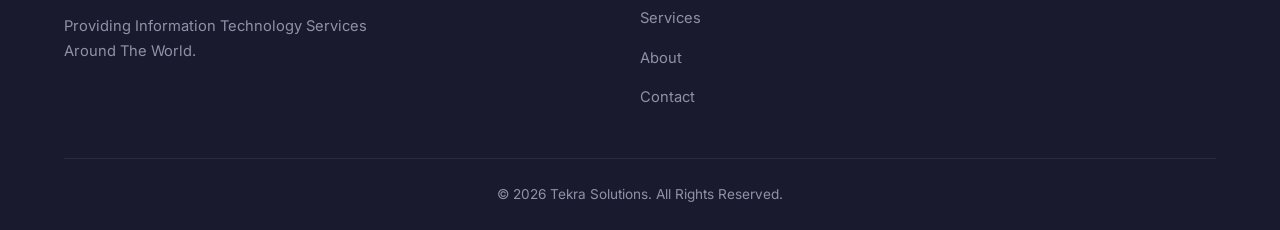
<file: services/geographic-information-systems.html>
<!DOCTYPE html>
<html lang="en">
<head>
    <meta charset="UTF-8">
    <meta name="viewport" content="width=device-width, initial-scale=1.0">
    <title>Geographic Information Systems - Tekra Solutions</title>
    <meta name="description" content="Advanced mapping and spatial analysis solutions to visualize and interpret data.">
    <link rel="canonical" href="https://www.tekrasolution.com/services/geographic-information-systems.html">

    <!-- Open Graph -->
    <meta property="og:type" content="website">
    <meta property="og:url" content="https://www.tekrasolution.com/services/geographic-information-systems.html">
    <meta property="og:title" content="Geographic Information Systems - Tekra Solutions">
    <meta property="og:description" content="Advanced mapping and spatial analysis solutions to visualize and interpret data.">
    <meta property="og:image" content="https://www.tekrasolution.com/images/og-image.png">
    <meta property="og:site_name" content="Tekra Solutions">

    <!-- Twitter -->
    <meta name="twitter:card" content="summary_large_image">
    <meta name="twitter:title" content="Geographic Information Systems - Tekra Solutions">
    <meta name="twitter:description" content="Advanced mapping and spatial analysis solutions to visualize and interpret data.">
    <meta name="twitter:image" content="https://www.tekrasolution.com/images/og-image.png">

    <link rel="preconnect" href="https://fonts.googleapis.com">
    <link rel="preconnect" href="https://fonts.gstatic.com" crossorigin>
    <link href="https://fonts.googleapis.com/css2?family=Inter:wght@300;400;500;600;700;800&amp;display=swap" rel="stylesheet">
    <link rel="stylesheet" href="../styles.css">
    <link rel="icon" href="../images/favicon.ico" sizes="32x32 64x64">
    <link rel="icon" type="image/png" sizes="192x192" href="../images/favicon.png">
    <link rel="icon" type="image/png" sizes="32x32" href="../images/favicon-32.png">
    <link rel="apple-touch-icon" sizes="180x180" href="../images/apple-touch-icon.png">
</head>
<body>
    <a href="#main-content" class="skip-link">Skip to main content</a>
    <nav class="navbar">
        <div class="container">
            <a href="../index.html" class="logo"><img src="../images/tekra-light.svg" alt="Tekra Solutions" class="logo-light" width="143" height="70"><img src="../images/tekra-dark.svg" alt="Tekra Solutions" class="logo-dark" width="143" height="70"></a>
            <button class="menu-toggle" id="mobile-menu" aria-label="Toggle navigation" aria-expanded="false" aria-controls="nav-menu"><span class="bar"></span><span class="bar"></span><span class="bar"></span></button>
            <ul class="nav-menu" id="nav-menu">
                <li><a href="../index.html#home" class="nav-link">Home</a></li>
                <li><a href="../index.html#services" class="nav-link">Services</a></li>
                <li><a href="../index.html#about" class="nav-link">About Us</a></li>
                <li><a href="../index.html#contact" class="nav-link">Contact Us</a></li>
            </ul>
        </div>
    </nav>

    <main id="main-content">

    <section class="page-header">
        <div class="container">
            <nav class="breadcrumb"><a href="../index.html">Home</a><svg class="icon separator" aria-hidden="true" focusable="false"><use href="../images/icons.svg#i-chevron-right"></use></svg><a href="../index.html#services">Services</a><svg class="icon separator" aria-hidden="true" focusable="false"><use href="../images/icons.svg#i-chevron-right"></use></svg><span class="current">Geographic Information Systems</span></nav>
            <h1>Geographic Information Systems</h1>
            <p class="page-subtitle">Spatial analysis and mapping solutions for data-driven decisions</p>
        </div>
    </section>

    <section class="service-detail">
        <div class="container">
            <div class="service-content reveal">
                <p>Tekra Solutions specializes in developing enterprise geographic information systems (EGISs) that enable organizations to be more successful. GIS not only permits for powerful data visualization; it permits for data relationships to be thoroughly analysed so that more informed and effective decisions can be made. Our EGIS services are best often provided alongside custom web application development and data warehousing to deliver complete solutions to our clients. Our team has knowledge working with many GIS platforms, including those offered by industry leaders Google, as well as other open source groups.</p>
                <p>A geographic information system (GIS) is a system that creates analyses, manages and maps all types of data. GIS joins data to a map, incorporating location data (where things are) with all types of descriptive information (what things are like there). This offers a foundation for mapping and analysis that is used in science and almost every industry. GIS benefits users understand patterns, relationships, and geographic context. The assistances include improved communication and efficiency as well as better management and decision making.</p>
                <p>Integrating maps and information using geographic information systems while keeping lower project costs is crucial to improve overall business processes for a varied range of industries including Defense, Construction, Telecommunications, Civil Engineering, Mining, Public Utilities, Transportation, Oil & Gas and Transport, among others. Initial from data collection to geological mapping or geospatial data representation to geospatial analysis, Tekra Solutions geographic information system services bring in both experience and expertise to help clients know the design functionality based on geographical data.</p>
                <p><strong>Key Services:</strong> Custom application development, processing, and conversion, Data and migration, Database design and development, Database administration and management, Life Cycle Planning, Project management, Web hosting and cloud services</p>
                <a href="../index.html#contact" class="btn btn-primary">Get a Quote</a>
                <a href="../index.html#services" class="back-link"><svg class="icon" aria-hidden="true" focusable="false"><use href="../images/icons.svg#i-arrow-left"></use></svg> Back to All Services</a>
                <!-- NWBOC certification note removed; should only appear once site-wide -->
            </div>
        </div>
    </section>

    
    </main>

<footer>
        <div class="container">
            <div class="footer-content">
                <div class="footer-logo">
                    <a href="../index.html"><img src="../images/tekra-light.svg" alt="Tekra Solution" width="143" height="70"></a>
                    <p>Providing Information Technology Services Around The World.</p>
                </div>
                <div class="footer-links">
                    <h3>Quick Links</h3>
                    <ul>
                        <li><a href="../index.html#home">Home</a></li>
                        <li><a href="../index.html#services">Services</a></li>
                        <li><a href="../index.html#about">About</a></li>
                        <li><a href="../index.html#contact">Contact</a></li>
                    </ul>
                </div>
            </div>
            <div class="footer-bottom"><p>&copy; 2026 Tekra Solutions. All Rights Reserved.</p></div>
        </div>
    </footer>
    <script src="../script.js"></script>
    <button class="scroll-top" id="scrollTop" aria-label="Scroll to top"><svg class="icon" aria-hidden="true" focusable="false"><use href="../images/icons.svg#i-arrow-up"></use></svg></button>
</body>
</html>
</file>
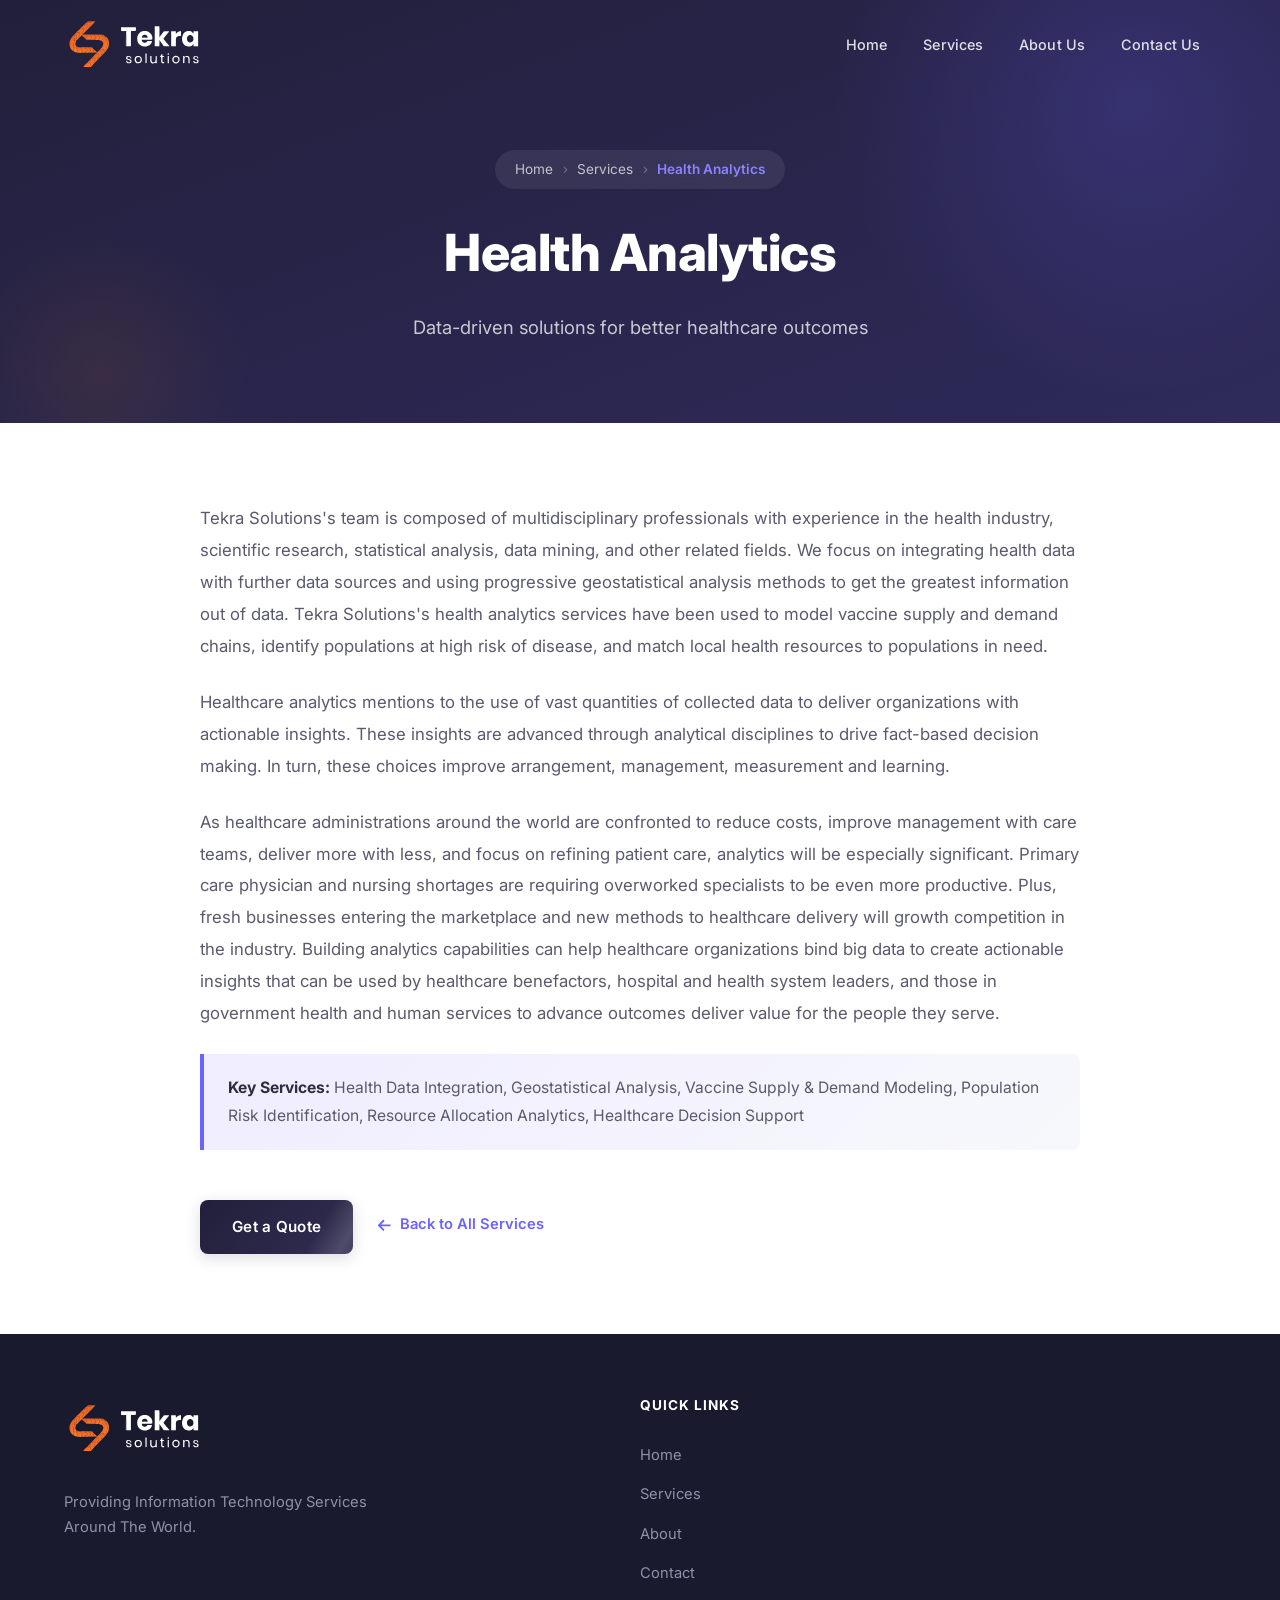
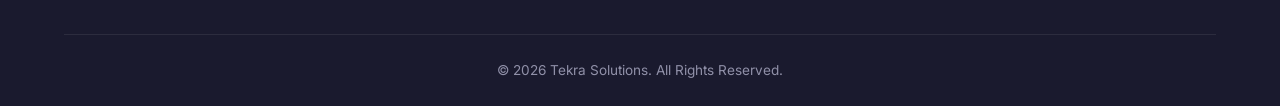
<file: services/health-analytics.html>
<!DOCTYPE html>
<html lang="en">
<head>
    <meta charset="UTF-8">
    <meta name="viewport" content="width=device-width, initial-scale=1.0">
    <title>Health Analytics - Tekra Solutions</title>
    <meta name="description" content="Data-driven solutions to improve patient outcomes and optimize healthcare operations.">
    <link rel="canonical" href="https://www.tekrasolution.com/services/health-analytics.html">

    <!-- Open Graph -->
    <meta property="og:type" content="website">
    <meta property="og:url" content="https://www.tekrasolution.com/services/health-analytics.html">
    <meta property="og:title" content="Health Analytics - Tekra Solutions">
    <meta property="og:description" content="Data-driven solutions to improve patient outcomes and optimize healthcare operations.">
    <meta property="og:image" content="https://www.tekrasolution.com/images/og-image.png">
    <meta property="og:site_name" content="Tekra Solutions">

    <!-- Twitter -->
    <meta name="twitter:card" content="summary_large_image">
    <meta name="twitter:title" content="Health Analytics - Tekra Solutions">
    <meta name="twitter:description" content="Data-driven solutions to improve patient outcomes and optimize healthcare operations.">
    <meta name="twitter:image" content="https://www.tekrasolution.com/images/og-image.png">

    <link rel="preconnect" href="https://fonts.googleapis.com">
    <link rel="preconnect" href="https://fonts.gstatic.com" crossorigin>
    <link href="https://fonts.googleapis.com/css2?family=Inter:wght@300;400;500;600;700;800&amp;display=swap" rel="stylesheet">
    <link rel="stylesheet" href="../styles.css">
    <link rel="icon" href="../images/favicon.ico" sizes="32x32 64x64">
    <link rel="icon" type="image/png" sizes="192x192" href="../images/favicon.png">
    <link rel="icon" type="image/png" sizes="32x32" href="../images/favicon-32.png">
    <link rel="apple-touch-icon" sizes="180x180" href="../images/apple-touch-icon.png">
</head>
<body>
    <a href="#main-content" class="skip-link">Skip to main content</a>
    <nav class="navbar">
        <div class="container">
            <a href="../index.html" class="logo"><img src="../images/tekra-light.svg" alt="Tekra Solutions" class="logo-light" width="143" height="70"><img src="../images/tekra-dark.svg" alt="Tekra Solutions" class="logo-dark" width="143" height="70"></a>
            <button class="menu-toggle" id="mobile-menu" aria-label="Toggle navigation" aria-expanded="false" aria-controls="nav-menu"><span class="bar"></span><span class="bar"></span><span class="bar"></span></button>
            <ul class="nav-menu" id="nav-menu">
                <li><a href="../index.html#home" class="nav-link">Home</a></li>
                <li><a href="../index.html#services" class="nav-link">Services</a></li>
                <li><a href="../index.html#about" class="nav-link">About Us</a></li>
                <li><a href="../index.html#contact" class="nav-link">Contact Us</a></li>
            </ul>
        </div>
    </nav>

    <main id="main-content">

    <section class="page-header">
        <div class="container">
            <nav class="breadcrumb"><a href="../index.html">Home</a><svg class="icon separator" aria-hidden="true" focusable="false"><use href="../images/icons.svg#i-chevron-right"></use></svg><a href="../index.html#services">Services</a><svg class="icon separator" aria-hidden="true" focusable="false"><use href="../images/icons.svg#i-chevron-right"></use></svg><span class="current">Health Analytics</span></nav>
            <h1>Health Analytics</h1>
            <p class="page-subtitle">Data-driven solutions for better healthcare outcomes</p>
        </div>
    </section>

    <section class="service-detail">
        <div class="container">
            <div class="service-content reveal">
                <p>Tekra Solutions's team is composed of multidisciplinary professionals with experience in the health industry, scientific research, statistical analysis, data mining, and other related fields. We focus on integrating health data with further data sources and using progressive geostatistical analysis methods to get the greatest information out of data. Tekra Solutions's health analytics services have been used to model vaccine supply and demand chains, identify populations at high risk of disease, and match local health resources to populations in need.</p>
                <p>Healthcare analytics mentions to the use of vast quantities of collected data to deliver organizations with actionable insights. These insights are advanced through analytical disciplines to drive fact-based decision making. In turn, these choices improve arrangement, management, measurement and learning.</p>
                <p>As healthcare administrations around the world are confronted to reduce costs, improve management with care teams, deliver more with less, and focus on refining patient care, analytics will be especially significant. Primary care physician and nursing shortages are requiring overworked specialists to be even more productive. Plus, fresh businesses entering the marketplace and new methods to healthcare delivery will growth competition in the industry. Building analytics capabilities can help healthcare organizations bind big data to create actionable insights that can be used by healthcare benefactors, hospital and health system leaders, and those in government health and human services to advance outcomes deliver value for the people they serve.</p>
                <p><strong>Key Services:</strong> Health Data Integration, Geostatistical Analysis, Vaccine Supply & Demand Modeling, Population Risk Identification, Resource Allocation Analytics, Healthcare Decision Support</p>
                <a href="../index.html#contact" class="btn btn-primary">Get a Quote</a>
                <a href="../index.html#services" class="back-link"><svg class="icon" aria-hidden="true" focusable="false"><use href="../images/icons.svg#i-arrow-left"></use></svg> Back to All Services</a>
                <!-- NWBOC certification note removed; should only appear once site-wide -->
            </div>
        </div>
    </section>

    
    </main>

<footer>
        <div class="container">
            <div class="footer-content">
                <div class="footer-logo">
                    <a href="../index.html"><img src="../images/tekra-light.svg" alt="Tekra Solution" width="143" height="70"></a>
                    <p>Providing Information Technology Services Around The World.</p>
                </div>
                <div class="footer-links">
                    <h3>Quick Links</h3>
                    <ul>
                        <li><a href="../index.html#home">Home</a></li>
                        <li><a href="../index.html#services">Services</a></li>
                        <li><a href="../index.html#about">About</a></li>
                        <li><a href="../index.html#contact">Contact</a></li>
                    </ul>
                </div>
            </div>
            <div class="footer-bottom"><p>&copy; 2026 Tekra Solutions. All Rights Reserved.</p></div>
        </div>
    </footer>
    <script src="../script.js"></script>
    <button class="scroll-top" id="scrollTop" aria-label="Scroll to top"><svg class="icon" aria-hidden="true" focusable="false"><use href="../images/icons.svg#i-arrow-up"></use></svg></button>
</body>
</html>
</file>
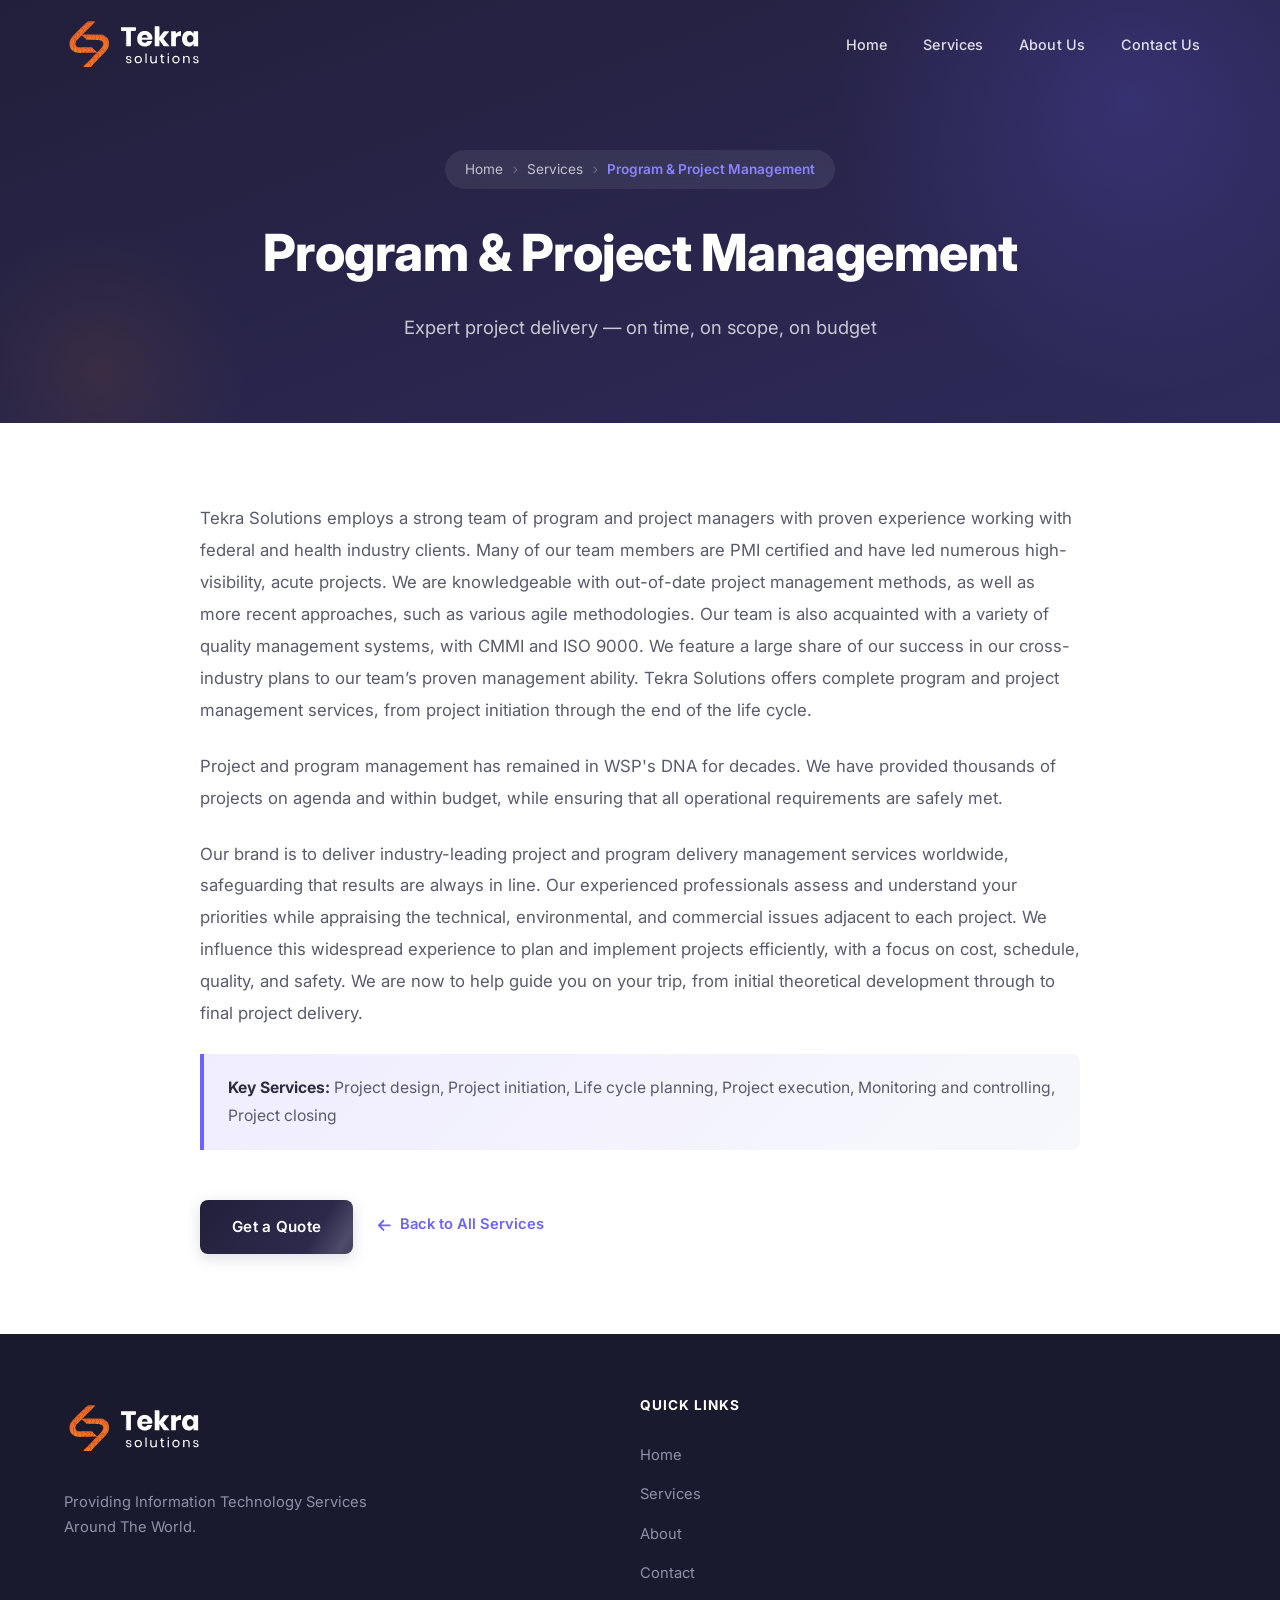
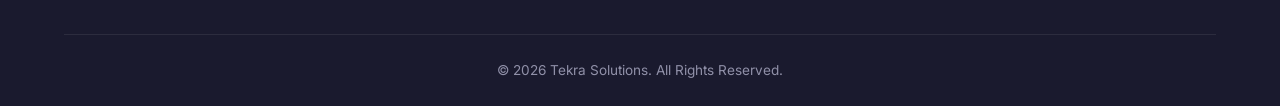
<file: services/program-project-management.html>
<!DOCTYPE html>
<html lang="en">
<head>
    <meta charset="UTF-8">
    <meta name="viewport" content="width=device-width, initial-scale=1.0">
    <title>Program & Project Management - Tekra Solutions</title>
    <meta name="description" content="Expert management to ensure your projects are delivered on time, within scope, and on budget.">
    <link rel="canonical" href="https://www.tekrasolution.com/services/program-project-management.html">

    <!-- Open Graph -->
    <meta property="og:type" content="website">
    <meta property="og:url" content="https://www.tekrasolution.com/services/program-project-management.html">
    <meta property="og:title" content="Program &amp; Project Management - Tekra Solutions">
    <meta property="og:description" content="Expert management to ensure your projects are delivered on time, within scope, and on budget.">
    <meta property="og:image" content="https://www.tekrasolution.com/images/og-image.png">
    <meta property="og:site_name" content="Tekra Solutions">

    <!-- Twitter -->
    <meta name="twitter:card" content="summary_large_image">
    <meta name="twitter:title" content="Program &amp; Project Management - Tekra Solutions">
    <meta name="twitter:description" content="Expert management to ensure your projects are delivered on time, within scope, and on budget.">
    <meta name="twitter:image" content="https://www.tekrasolution.com/images/og-image.png">

    <link rel="preconnect" href="https://fonts.googleapis.com">
    <link rel="preconnect" href="https://fonts.gstatic.com" crossorigin>
    <link href="https://fonts.googleapis.com/css2?family=Inter:wght@300;400;500;600;700;800&amp;display=swap" rel="stylesheet">
    <link rel="stylesheet" href="../styles.css">
    <link rel="icon" href="../images/favicon.ico" sizes="32x32 64x64">
    <link rel="icon" type="image/png" sizes="192x192" href="../images/favicon.png">
    <link rel="icon" type="image/png" sizes="32x32" href="../images/favicon-32.png">
    <link rel="apple-touch-icon" sizes="180x180" href="../images/apple-touch-icon.png">
</head>
<body>
    <a href="#main-content" class="skip-link">Skip to main content</a>
    <nav class="navbar">
        <div class="container">
            <a href="../index.html" class="logo"><img src="../images/tekra-light.svg" alt="Tekra Solutions" class="logo-light" width="143" height="70"><img src="../images/tekra-dark.svg" alt="Tekra Solutions" class="logo-dark" width="143" height="70"></a>
            <button class="menu-toggle" id="mobile-menu" aria-label="Toggle navigation" aria-expanded="false" aria-controls="nav-menu"><span class="bar"></span><span class="bar"></span><span class="bar"></span></button>
            <ul class="nav-menu" id="nav-menu">
                <li><a href="../index.html#home" class="nav-link">Home</a></li>
                <li><a href="../index.html#services" class="nav-link">Services</a></li>
                <li><a href="../index.html#about" class="nav-link">About Us</a></li>
                <li><a href="../index.html#contact" class="nav-link">Contact Us</a></li>
            </ul>
        </div>
    </nav>

    <main id="main-content">

    <section class="page-header">
        <div class="container">
            <nav class="breadcrumb"><a href="../index.html">Home</a><svg class="icon separator" aria-hidden="true" focusable="false"><use href="../images/icons.svg#i-chevron-right"></use></svg><a href="../index.html#services">Services</a><svg class="icon separator" aria-hidden="true" focusable="false"><use href="../images/icons.svg#i-chevron-right"></use></svg><span class="current">Program & Project Management</span></nav>
            <h1>Program & Project Management</h1>
            <p class="page-subtitle">Expert project delivery — on time, on scope, on budget</p>
        </div>
    </section>

    <section class="service-detail">
        <div class="container">
            <div class="service-content reveal">
                <p>Tekra Solutions employs a strong team of program and project managers with proven experience working with federal and health industry clients. Many of our team members are PMI certified and have led numerous high-visibility, acute projects. We are knowledgeable with out-of-date project management methods, as well as more recent approaches, such as various agile methodologies. Our team is also acquainted with a variety of quality management systems, with CMMI and ISO 9000. We feature a large share of our success in our cross-industry plans to our team’s proven management ability. Tekra Solutions offers complete program and project management services, from project initiation through the end of the life cycle.</p>
                <p>Project and program management has remained in WSP's DNA for decades. We have provided thousands of projects on agenda and within budget, while ensuring that all operational requirements are safely met.</p>
                <p>Our brand is to deliver industry-leading project and program delivery management services worldwide, safeguarding that results are always in line. Our experienced professionals assess and understand your priorities while appraising the technical, environmental, and commercial issues adjacent to each project. We influence this widespread experience to plan and implement projects efficiently, with a focus on cost, schedule, quality, and safety. We are now to help guide you on your trip, from initial theoretical development through to final project delivery.</p>
                <p><strong>Key Services:</strong> Project design, Project initiation, Life cycle planning, Project execution, Monitoring and controlling, Project closing</p>
                <a href="../index.html#contact" class="btn btn-primary">Get a Quote</a>
                <a href="../index.html#services" class="back-link"><svg class="icon" aria-hidden="true" focusable="false"><use href="../images/icons.svg#i-arrow-left"></use></svg> Back to All Services</a>
                <!-- NWBOC certification note removed; should only appear once site-wide -->
            </div>
        </div>
    </section>

    
    </main>

<footer>
        <div class="container">
            <div class="footer-content">
                <div class="footer-logo">
                    <a href="../index.html"><img src="../images/tekra-light.svg" alt="Tekra Solution" width="143" height="70"></a>
                    <p>Providing Information Technology Services Around The World.</p>
                </div>
                <div class="footer-links">
                    <h3>Quick Links</h3>
                    <ul>
                        <li><a href="../index.html#home">Home</a></li>
                        <li><a href="../index.html#services">Services</a></li>
                        <li><a href="../index.html#about">About</a></li>
                        <li><a href="../index.html#contact">Contact</a></li>
                    </ul>
                </div>
            </div>
            <div class="footer-bottom"><p>&copy; 2026 Tekra Solutions. All Rights Reserved.</p></div>
        </div>
    </footer>
    <script src="../script.js"></script>
    <button class="scroll-top" id="scrollTop" aria-label="Scroll to top"><svg class="icon" aria-hidden="true" focusable="false"><use href="../images/icons.svg#i-arrow-up"></use></svg></button>
</body>
</html>
</file>
<file: styles.css>
/* ============================================
   TEKRA SOLUTIONS — Premium UI Stylesheet
   ============================================ */

/* === CSS Variables === */
:root {
    --primary: #221F3B;
    --primary-light: #322D52;
    --primary-glow: rgba(34, 31, 59, 0.15);
    --accent: #6C63FF;
    --accent-light: #8B83FF;
    --accent-glow: rgba(108, 99, 255, 0.2);
    --orange: #FF9800;
    --dark: #1a1a2e;
    --dark-text: #2d2d3f;
    --body-text: #5a5a6e;
    --muted: #8888a0;
    --light-bg: #f0f1f8;
    --card-bg: #ffffff;
    --border: #e8e8f0;
    --white: #ffffff;
    --font: 'Inter', -apple-system, BlinkMacSystemFont, 'Segoe UI', sans-serif;
    --shadow-sm: 0 2px 8px rgba(0,0,0,0.06);
    --shadow-md: 0 8px 30px rgba(0,0,0,0.08);
    --shadow-lg: 0 20px 60px rgba(0,0,0,0.12);
    --shadow-xl: 0 30px 80px rgba(0,0,0,0.16);
    --radius-sm: 8px;
    --radius-md: 12px;
    --radius-lg: 20px;
    --radius-xl: 24px;
    --transition: all 0.35s cubic-bezier(0.4, 0, 0.2, 1);
    --transition-fast: all 0.2s ease;
    --transition-spring: all 0.5s cubic-bezier(0.34, 1.56, 0.64, 1);
}

/* === Reset & Base === */
*, *::before, *::after {
    margin: 0;
    padding: 0;
    box-sizing: border-box;
}

html {
    scroll-behavior: smooth;
    scroll-padding-top: 100px;
    -webkit-font-smoothing: antialiased;
    -moz-osx-font-smoothing: grayscale;
}

body {
    font-family: var(--font);
    line-height: 1.7;
    color: var(--body-text);
    background-color: var(--white);
    overflow-x: hidden;
}

a { text-decoration: none; color: inherit; }
ul { list-style: none; }
img { max-width: 100%; height: auto; display: block; }

.container {
    max-width: 1200px;
    margin: 0 auto;
    padding: 0 24px;
}

/* === Scroll Reveal Animations === */
@keyframes fadeInUp {
    from { opacity: 0; transform: translateY(40px); }
    to { opacity: 1; transform: translateY(0); }
}

@keyframes fadeInLeft {
    from { opacity: 0; transform: translateX(-40px); }
    to { opacity: 1; transform: translateX(0); }
}

@keyframes fadeInRight {
    from { opacity: 0; transform: translateX(40px); }
    to { opacity: 1; transform: translateX(0); }
}

@keyframes scaleIn {
    from { opacity: 0; transform: scale(0.9); }
    to { opacity: 1; transform: scale(1); }
}

@keyframes float {
    0%, 100% { transform: translateY(0px); }
    50% { transform: translateY(-12px); }
}

@keyframes shimmer {
    0% { background-position: -200% 0; }
    100% { background-position: 200% 0; }
}

.reveal {
    opacity: 0;
    transform: translateY(40px);
    transition: opacity 0.8s cubic-bezier(0.4, 0, 0.2, 1), transform 0.8s cubic-bezier(0.4, 0, 0.2, 1);
}

.reveal.visible {
    opacity: 1;
    transform: translateY(0);
}

.reveal-left {
    opacity: 0;
    transform: translateX(-40px);
    transition: opacity 0.8s ease, transform 0.8s ease;
}

.reveal-left.visible {
    opacity: 1;
    transform: translateX(0);
}

.reveal-right {
    opacity: 0;
    transform: translateX(40px);
    transition: opacity 0.8s ease, transform 0.8s ease;
}

.reveal-right.visible {
    opacity: 1;
    transform: translateX(0);
}

/* === Buttons === */
.btn {
    display: inline-flex;
    align-items: center;
    gap: 8px;
    padding: 14px 32px;
    border-radius: var(--radius-sm);
    font-weight: 600;
    font-size: 0.95rem;
    cursor: pointer;
    transition: var(--transition);
    border: none;
    position: relative;
    overflow: hidden;
    letter-spacing: 0.3px;
}

.btn::after {
    content: '';
    position: absolute;
    inset: 0;
    background: linear-gradient(120deg, transparent 40%, rgba(255,255,255,0.15) 50%, transparent 60%);
    background-size: 200% 100%;
    transition: var(--transition);
}

.btn:hover::after {
    animation: shimmer 0.8s ease;
}

.btn-primary {
    background: linear-gradient(135deg, var(--primary) 0%, var(--primary-light) 100%);
    color: var(--white);
    box-shadow: 0 4px 15px var(--primary-glow);
}

.btn-primary:hover {
    transform: translateY(-3px);
    box-shadow: 0 8px 25px rgba(34, 31, 59, 0.3);
}

.btn-primary:active {
    transform: translateY(-1px);
}

.btn-secondary {
    background: transparent;
    border: 2px solid var(--primary);
    color: var(--primary);
}

.btn-secondary:hover {
    background: var(--primary);
    color: var(--white);
    transform: translateY(-3px);
    box-shadow: 0 8px 25px var(--primary-glow);
}

/* === Navbar === */
.navbar {
    background: transparent;
    backdrop-filter: none;
    -webkit-backdrop-filter: none;
    box-shadow: none;
    position: fixed;
    width: 100%;
    top: 0;
    z-index: 1000;
    height: 90px;
    display: flex;
    align-items: center;
    transition: var(--transition);
    border-bottom: 1px solid transparent;
}

.navbar.scrolled {
    height: 78px;
    background: rgba(255, 255, 255, 0.97);
    backdrop-filter: blur(20px);
    -webkit-backdrop-filter: blur(20px);
    box-shadow: 0 1px 20px rgba(0,0,0,0.06);
    border-bottom: 1px solid var(--border);
}

.navbar .container {
    display: flex;
    justify-content: space-between;
    align-items: center;
    width: 100%;
}

.logo {
    display: flex;
    align-items: center;
}

.logo img {
    height: 70px;
    width: auto;
    transition: var(--transition-fast);
    image-rendering: -webkit-optimize-contrast;
    image-rendering: crisp-edges;
    display: block;
    object-fit: contain;
}

.logo .logo-light {
    display: block;
}

.logo .logo-dark {
    display: none;
}

.navbar.scrolled .logo .logo-light {
    display: none;
}

.navbar.scrolled .logo .logo-dark {
    display: block;
}

.navbar.scrolled .logo img {
    height: 58px;
    width: auto;
}

.nav-menu {
    display: flex;
    align-items: center;
    gap: 4px;
}

.nav-link {
    font-weight: 500;
    font-size: 0.9rem;
    color: rgba(255, 255, 255, 0.85);
    transition: var(--transition);
    padding: 8px 16px;
    border-radius: var(--radius-sm);
    position: relative;
    letter-spacing: 0.1px;
}

.navbar.scrolled .nav-link {
    color: var(--dark-text);
}

.nav-link::before {
    content: '';
    position: absolute;
    bottom: 2px;
    left: 50%;
    transform: translateX(-50%) scaleX(0);
    width: 18px;
    height: 2px;
    background: var(--accent);
    border-radius: 2px;
    transition: var(--transition);
}

.nav-link:hover::before {
    transform: translateX(-50%) scaleX(1);
}

.nav-link:hover {
    color: var(--white);
}

.navbar.scrolled .nav-link:hover {
    color: var(--primary);
}

.nav-link.active {
    color: var(--accent-light);
    font-weight: 600;
    background: transparent;
}

.navbar.scrolled .nav-link.active {
    color: var(--accent);
}

.nav-link.active::before {
    transform: translateX(-50%) scaleX(1);
}

/* Nav CTA Button */
.nav-cta {
    background: linear-gradient(135deg, var(--accent) 0%, var(--accent-light) 100%);
    color: var(--white) !important;
    padding: 9px 22px;
    border-radius: 50px;
    font-weight: 600;
    margin-left: 8px;
    transition: var(--transition);
}

.navbar.scrolled .nav-cta {
    background: linear-gradient(135deg, var(--primary) 0%, var(--primary-light) 100%);
}

.nav-cta::before {
    display: none;
}

.nav-cta:hover {
    transform: translateY(-2px);
    box-shadow: 0 6px 20px var(--primary-glow);
    color: var(--white) !important;
}

.nav-cta.active {
    background: linear-gradient(135deg, var(--accent) 0%, var(--primary) 100%);
    color: var(--white) !important;
}

.menu-toggle {
    display: none;
    cursor: pointer;
    background: none;
    border: none;
    padding: 5px;
    z-index: 1001;
}

.bar {
    display: block;
    width: 24px;
    height: 2.5px;
    margin: 5px auto;
    background-color: rgba(255, 255, 255, 0.9);
    border-radius: 2px;
    transition: var(--transition);
}

.navbar.scrolled .bar {
    background-color: var(--dark-text);
}

/* === Hero Section === */
.hero {
    padding: 0;
    background: var(--dark);
    min-height: 100vh;
    display: flex;
    align-items: center;
    position: relative;
    overflow: hidden;
}

.hero-bg-overlay {
    position: absolute;
    inset: 0;
    background-image: url('https://images.unsplash.com/photo-1451187580459-43490279c0fa?auto=format&fit=crop&w=1920&q=80');
    background-size: cover;
    background-position: center;
    background-repeat: no-repeat;
    z-index: 0;
}

.hero-bg-overlay::after {
    content: '';
    position: absolute;
    inset: 0;
    background: linear-gradient(135deg, rgba(26, 26, 46, 0.92) 0%, rgba(34, 31, 59, 0.85) 50%, rgba(108, 99, 255, 0.3) 100%);
    z-index: 1;
}

/* Floating particles */
.hero-particles {
    position: absolute;
    inset: 0;
    z-index: 1;
    overflow: hidden;
    pointer-events: none;
}

.hero-particles span {
    position: absolute;
    width: 4px;
    height: 4px;
    background: rgba(108, 99, 255, 0.5);
    border-radius: 50%;
    animation: floatParticle 8s infinite ease-in-out;
}

.hero-particles span:nth-child(1) { left: 10%; top: 20%; animation-delay: 0s; animation-duration: 7s; }
.hero-particles span:nth-child(2) { left: 25%; top: 60%; animation-delay: 1s; animation-duration: 9s; width: 6px; height: 6px; }
.hero-particles span:nth-child(3) { left: 45%; top: 30%; animation-delay: 2s; animation-duration: 6s; }
.hero-particles span:nth-child(4) { left: 60%; top: 70%; animation-delay: 0.5s; animation-duration: 8s; width: 5px; height: 5px; }
.hero-particles span:nth-child(5) { left: 80%; top: 25%; animation-delay: 3s; animation-duration: 10s; }
.hero-particles span:nth-child(6) { left: 15%; top: 80%; animation-delay: 1.5s; animation-duration: 7.5s; width: 3px; height: 3px; background: rgba(255, 152, 0, 0.4); }
.hero-particles span:nth-child(7) { left: 70%; top: 50%; animation-delay: 2.5s; animation-duration: 8.5s; }
.hero-particles span:nth-child(8) { left: 90%; top: 15%; animation-delay: 0.8s; animation-duration: 6.5s; width: 5px; height: 5px; background: rgba(255, 152, 0, 0.3); }
.hero-particles span:nth-child(9) { left: 35%; top: 85%; animation-delay: 3.5s; animation-duration: 9.5s; }
.hero-particles span:nth-child(10) { left: 55%; top: 10%; animation-delay: 1.2s; animation-duration: 7.2s; width: 4px; height: 4px; }

@keyframes floatParticle {
    0%, 100% { transform: translateY(0) translateX(0); opacity: 0.4; }
    25% { transform: translateY(-30px) translateX(15px); opacity: 0.8; }
    50% { transform: translateY(-10px) translateX(-10px); opacity: 0.5; }
    75% { transform: translateY(-40px) translateX(20px); opacity: 0.9; }
}

.hero-content {
    display: flex;
    align-items: center;
    justify-content: center;
    position: relative;
    z-index: 2;
    padding: 160px 0 100px;
}

.hero-text {
    animation: fadeInUp 1s ease;
    text-align: center;
    max-width: 780px;
    margin: 0 auto;
}

.hero-text h1 {
    font-size: 3.4rem;
    font-weight: 800;
    color: var(--white);
    margin-bottom: 22px;
    line-height: 1.15;
    letter-spacing: -0.5px;
}

.hero-text h1 span {
    color: var(--accent-light);
    background: linear-gradient(135deg, var(--accent-light), #FF9800);
    -webkit-background-clip: text;
    -webkit-text-fill-color: transparent;
    background-clip: text;
}

.hero-text p {
    font-size: 1.12rem;
    margin-bottom: 36px;
    color: rgba(255, 255, 255, 0.7);
    line-height: 1.8;
    max-width: 600px;
    margin-left: auto;
    margin-right: auto;
}

.hero-buttons {
    display: flex;
    gap: 16px;
    flex-wrap: wrap;
    justify-content: center;
    margin-bottom: 48px;
}

.btn-secondary-hero {
    border-color: rgba(255, 255, 255, 0.3);
    color: var(--white);
}

.btn-secondary-hero:hover {
    background: rgba(255, 255, 255, 0.1);
    border-color: var(--white);
    color: var(--white);
    box-shadow: 0 8px 25px rgba(255, 255, 255, 0.08);
}

/* Hero Trust Indicators */
.hero-trust {
    display: flex;
    justify-content: center;
    gap: 36px;
    padding-top: 32px;
    border-top: 1px solid rgba(255, 255, 255, 0.1);
}

.hero-trust-item {
    display: flex;
    align-items: center;
    gap: 8px;
    color: rgba(255, 255, 255, 0.6);
    font-size: 0.85rem;
    font-weight: 500;
}

.hero-trust-item i,
.hero-trust-item .icon {
    color: var(--accent-light);
    font-size: 0.9rem;
}

@media (prefers-reduced-motion: reduce) {
    .hero-particles span {
        animation: none;
    }
    .reveal, .reveal-left, .reveal-right {
        opacity: 1;
        transform: none;
        transition: none;
    }
}

/* === Section Headers === */
.section-header {
    text-align: center;
    margin-bottom: 50px;
}

.section-tag {
    display: inline-flex;
    align-items: center;
    gap: 6px;
    background: var(--accent-glow);
    color: var(--accent);
    padding: 6px 16px;
    border-radius: 50px;
    font-size: 0.76rem;
    font-weight: 600;
    margin-bottom: 14px;
    letter-spacing: 1px;
    text-transform: uppercase;
}

.section-header h2 {
    font-size: 2.4rem;
    color: var(--dark);
    margin-bottom: 12px;
    font-weight: 800;
    letter-spacing: -0.3px;
}

.section-header p {
    font-size: 1.02rem;
    color: var(--muted);
    max-width: 520px;
    margin: 0 auto;
}

/* === Services Section === */
.services {
    padding: 90px 0;
    background: var(--white);
    position: relative;
}

.services-grid {
    display: grid;
    grid-template-columns: repeat(4, 1fr);
    gap: 28px;
    position: relative;
    z-index: 1;
}

.service-card {
    background: var(--card-bg);
    border-radius: var(--radius-lg);
    box-shadow: var(--shadow-sm);
    transition: var(--transition);
    text-decoration: none;
    color: inherit;
    position: relative;
    overflow: hidden;
    border: 1px solid var(--border);
    display: flex;
    flex-direction: column;
}

.service-card .card-icon {
    padding: 36px 28px 0;
    display: flex;
    align-items: center;
    justify-content: flex-start;
}

.service-card .card-icon i,
.service-card .card-icon .icon {
    width: 56px;
    height: 56px;
    padding: 16px;
    box-sizing: border-box;
    display: flex;
    align-items: center;
    justify-content: center;
    border-radius: var(--radius-md);
    font-size: 1.4rem;
    background: linear-gradient(135deg, var(--accent-glow), rgba(108, 99, 255, 0.08));
    color: var(--accent);
    transition: var(--transition);
}

.service-card .card-icon .service-svg {
    width: 56px;
    height: 56px;
    padding: 10px;
    border-radius: var(--radius-md);
    background: linear-gradient(135deg, var(--accent-glow), rgba(108, 99, 255, 0.08));
    color: var(--accent);
    transition: var(--transition);
}

.service-card:hover .card-icon i,
.service-card:hover .card-icon .icon {
    background: linear-gradient(135deg, var(--accent), var(--primary));
    color: var(--white);
    transform: scale(1.08);
    box-shadow: 0 8px 24px var(--accent-glow);
}

.service-card:hover .card-icon .service-svg {
    background: linear-gradient(135deg, var(--accent), var(--primary));
    color: var(--white);
    transform: scale(1.08);
    box-shadow: 0 8px 24px var(--accent-glow);
}

.service-card .card-content {
    padding: 20px 28px 0;
    flex-grow: 1;
}

.service-card .card-content h3 {
    margin-bottom: 10px;
    color: var(--dark-text);
    font-size: 1.08rem;
    font-weight: 700;
    transition: var(--transition-fast);
    line-height: 1.35;
}

.service-card:hover .card-content h3 {
    color: var(--primary);
}

.service-card .card-content p {
    font-size: 0.88rem;
    color: var(--body-text);
    line-height: 1.7;
}

.service-card .card-footer {
    padding: 16px 28px 28px;
    display: flex;
    align-items: center;
    gap: 8px;
    font-size: 0.85rem;
    font-weight: 600;
    color: var(--accent);
    transition: var(--transition);
    margin-top: auto;
}

.service-card .card-footer i,
.service-card .card-footer .icon {
    transition: var(--transition);
    font-size: 0.8rem;
}

.service-card:hover .card-footer {
    color: var(--primary);
}

.service-card:hover .card-footer i,
.service-card:hover .card-footer .icon {
    transform: translateX(4px);
}

.service-card::before {
    content: '';
    position: absolute;
    top: 0;
    left: 0;
    right: 0;
    height: 4px;
    background: linear-gradient(90deg, var(--accent), var(--primary));
    transform: scaleX(0);
    transform-origin: left;
    transition: var(--transition);
}

.service-card:hover::before {
    transform: scaleX(1);
}

.service-card:hover {
    transform: translateY(-10px);
    box-shadow: 0 20px 50px rgba(108, 99, 255, 0.12), 0 8px 20px rgba(0,0,0,0.06);
    border-color: rgba(108, 99, 255, 0.15);
}

/* === About Section === */
.about {
    padding: 90px 0;
    background: linear-gradient(180deg, #f0f1f8 0%, #e8e9f4 100%);
    position: relative;
    overflow: hidden;
}

.about-content {
    display: grid;
    grid-template-columns: 1fr 1fr;
    gap: 60px;
    align-items: center;
    position: relative;
    z-index: 1;
}

.about-image {
    position: relative;
}

.about-image::before {
    display: none;
}

.about-image-wrapper {
    position: relative;
}

.about-img {
    border-radius: var(--radius-lg);
    position: relative;
    z-index: 1;
    object-fit: cover;
    aspect-ratio: 4 / 3;
    width: 100%;
    box-shadow: var(--shadow-lg);
}

.about-image-accent {
    position: absolute;
    bottom: -16px;
    right: -16px;
    width: 60%;
    height: 60%;
    background: linear-gradient(135deg, var(--accent), var(--primary));
    border-radius: var(--radius-lg);
    z-index: 0;
    opacity: 0.15;
}

.about-text h2 {
    font-size: 2.2rem;
    color: var(--dark);
    margin-bottom: 20px;
    font-weight: 800;
    letter-spacing: -0.3px;
}

.about-text p {
    margin-bottom: 18px;
    font-size: 0.98rem;
    color: var(--body-text);
    line-height: 1.8;
}

.about-features {
    display: grid;
    grid-template-columns: 1fr 1fr;
    gap: 16px;
    margin: 30px 0 36px;
}

.about-feature-item {
    display: flex;
    align-items: center;
    gap: 10px;
    font-weight: 600;
    font-size: 0.92rem;
    color: var(--dark-text);
}

.about-feature-item i,
.about-feature-item .icon {
    color: var(--accent);
    font-size: 0.9rem;
    width: 28px;
    height: 28px;
    padding: 7px;
    box-sizing: border-box;
    background: var(--accent-glow);
    border-radius: 50%;
    display: flex;
    align-items: center;
    justify-content: center;
    flex-shrink: 0;
}

/* === NWBOC Certification Section === */
.certification-section {
    padding: 70px 0 60px;
    background: var(--white);
}

.certification-section .section-header {
    margin-bottom: 36px;
}

.certifications-grid {
    display: grid;
    grid-template-columns: 1fr 1fr;
    gap: 24px;
    max-width: 720px;
    margin: 0 auto;
}

.certification-card {
    text-align: center;
    padding: 32px 28px;
    background: var(--light-bg);
    border-radius: var(--radius-lg);
    border: 1px solid var(--border);
    transition: var(--transition);
}

.certification-card:hover {
    box-shadow: 0 8px 30px rgba(0, 0, 0, 0.08);
    transform: translateY(-4px);
}

.certification-card .certification-image {
    width: 110px;
    height: 110px;
    margin: 0 auto 16px;
    display: flex;
    align-items: center;
    justify-content: center;
}

.certification-card .certification-image img {
    max-width: 100%;
    max-height: 100%;
    object-fit: contain;
}

.certification-card h3 {
    font-size: 1.1rem;
    color: var(--dark-text);
    margin-bottom: 8px;
    font-weight: 700;
}

.certification-card p {
    font-size: 0.88rem;
    line-height: 1.6;
    color: var(--body-text);
}

.feature-list {
    margin: 30px 0;
}

.feature-list li {
    margin-bottom: 15px;
    display: flex;
    align-items: center;
    gap: 10px;
    font-weight: 600;
    color: var(--dark-text);
}

.feature-list i,
.feature-list .icon {
    color: var(--orange);
}

/* === Why Choose Us Section === */
.why-choose-us {
    padding: 70px 0 90px;
    background: var(--white);
    position: relative;
    overflow: hidden;
}

.why-choose-us .section-header h2 {
    color: var(--dark);
}

.why-choose-us .section-header p {
    color: var(--muted);
}

.why-grid {
    display: grid;
    grid-template-columns: repeat(4, 1fr);
    gap: 28px;
}

.why-card {
    background: var(--card-bg);
    border: 1px solid var(--border);
    border-radius: var(--radius-lg);
    padding: 36px 28px;
    text-align: center;
    transition: var(--transition);
    position: relative;
    overflow: hidden;
}

.why-card::before {
    content: '';
    position: absolute;
    top: 0;
    left: 0;
    right: 0;
    height: 4px;
    background: linear-gradient(90deg, var(--accent), var(--primary));
    transform: scaleX(0);
    transition: var(--transition);
}

.why-card:hover::before {
    transform: scaleX(1);
}

.why-card:hover {
    transform: translateY(-8px);
    box-shadow: 0 20px 50px rgba(108, 99, 255, 0.1);
    border-color: rgba(108, 99, 255, 0.15);
}

.why-card-icon {
    width: 64px;
    height: 64px;
    margin: 0 auto 20px;
    background: linear-gradient(135deg, var(--accent-glow), rgba(108, 99, 255, 0.08));
    border-radius: var(--radius-md);
    display: flex;
    align-items: center;
    justify-content: center;
    transition: var(--transition);
}

.why-card:hover .why-card-icon {
    background: linear-gradient(135deg, var(--accent), var(--primary));
    box-shadow: 0 8px 24px var(--accent-glow);
}

.why-card-icon i,
.why-card-icon .icon {
    font-size: 1.5rem;
    color: var(--accent);
    transition: var(--transition);
}

.why-card:hover .why-card-icon i,
.why-card:hover .why-card-icon .icon {
    color: var(--white);
}

.why-card h3 {
    font-size: 1.08rem;
    font-weight: 700;
    color: var(--dark-text);
    margin-bottom: 12px;
}

.why-card p {
    font-size: 0.88rem;
    color: var(--body-text);
    line-height: 1.7;
}

/* === Contact Section === */
.contact {
    padding: 90px 0;
    background: var(--light-bg);
    position: relative;
    overflow: hidden;
}

.contact-bg-pattern {
    position: absolute;
    top: 0;
    left: 0;
    right: 0;
    bottom: 0;
    background-image: radial-gradient(circle at 20% 50%, rgba(108, 99, 255, 0.04) 0%, transparent 50%),
                      radial-gradient(circle at 80% 20%, rgba(108, 99, 255, 0.03) 0%, transparent 40%);
    pointer-events: none;
}

.contact-wrapper {
    display: grid;
    grid-template-columns: 1fr 1.2fr;
    background: var(--card-bg);
    border-radius: var(--radius-xl);
    overflow: hidden;
    box-shadow: 0 25px 60px rgba(34, 31, 59, 0.12), 0 4px 20px rgba(34, 31, 59, 0.06);
}

.contact-info {
    padding: 60px 50px;
    background: linear-gradient(160deg, var(--primary) 0%, #2e2a5a 50%, #1a1740 100%);
    color: var(--white);
    position: relative;
    overflow: hidden;
    display: flex;
    flex-direction: column;
    justify-content: space-between;
}

.contact-info-inner {
    position: relative;
    z-index: 2;
}

.contact-info h2 {
    margin-bottom: 14px;
    font-size: 1.8rem;
    font-weight: 800;
    line-height: 1.3;
}

.contact-info p {
    margin-bottom: 36px;
    opacity: 0.75;
    font-size: 0.95rem;
    line-height: 1.7;
}

.info-items {
    display: flex;
    flex-direction: column;
    gap: 20px;
}

.info-item {
    display: flex;
    align-items: flex-start;
    gap: 16px;
}

.info-icon-box {
    width: 48px;
    height: 48px;
    background: rgba(108, 99, 255, 0.25);
    border: 1px solid rgba(108, 99, 255, 0.3);
    border-radius: var(--radius-sm);
    display: flex;
    align-items: center;
    justify-content: center;
    flex-shrink: 0;
    font-size: 1rem;
    color: var(--accent-light);
}

.info-label {
    display: block;
    font-size: 0.75rem;
    text-transform: uppercase;
    letter-spacing: 1.2px;
    opacity: 0.5;
    margin-bottom: 4px;
    font-weight: 600;
}

.info-item span {
    font-size: 0.95rem;
    line-height: 1.6;
}

.contact-decoration {
    position: absolute;
    bottom: 0;
    right: 0;
    width: 100%;
    height: 100%;
    pointer-events: none;
}

.contact-deco-circle {
    position: absolute;
    width: 200px;
    height: 200px;
    border: 2px solid rgba(108, 99, 255, 0.12);
    border-radius: 50%;
    bottom: -70px;
    right: -70px;
}

.contact-deco-circle.small {
    width: 120px;
    height: 120px;
    bottom: -30px;
    right: -30px;
    border-color: rgba(255, 152, 0, 0.1);
}

.contact-deco-dots {
    position: absolute;
    top: 30px;
    right: 30px;
    width: 60px;
    height: 60px;
    background-image: radial-gradient(circle, rgba(255,255,255,0.12) 1.5px, transparent 1.5px);
    background-size: 12px 12px;
}

.contact-form {
    padding: 60px 50px;
    color: var(--dark-text);
}

.contact-form h3 {
    font-size: 1.4rem;
    font-weight: 700;
    margin-bottom: 6px;
    color: var(--dark);
}

.contact-form > p {
    color: var(--muted);
    margin-bottom: 28px;
    font-size: 0.88rem;
}

.form-row {
    display: grid;
    grid-template-columns: 1fr 1fr;
    gap: 16px;
}

.form-group {
    margin-bottom: 20px;
}

.form-group input,
.form-group textarea {
    width: 100%;
    padding: 16px 20px;
    border: 2px solid var(--border);
    border-radius: var(--radius-sm);
    font-family: inherit;
    font-size: 0.95rem;
    transition: var(--transition);
    background: #f7f8fc;
    color: var(--dark-text);
}

.form-group input::placeholder,
.form-group textarea::placeholder {
    color: var(--muted);
}

.form-group input:focus,
.form-group textarea:focus {
    border-color: var(--accent);
    outline: none;
    box-shadow: 0 0 0 4px var(--accent-glow);
    background: var(--white);
}

.form-group textarea {
    resize: vertical;
    min-height: 120px;
}

.contact-form .btn-primary {
    width: 100%;
    justify-content: center;
    padding: 16px;
    font-size: 1rem;
}

/* === Footer === */
footer {
    background: var(--dark);
    color: #9090a8;
    padding: 60px 0 24px;
}

.footer-content {
    display: grid;
    grid-template-columns: 2fr 1fr 1fr;
    gap: 50px;
    margin-bottom: 36px;
}

.footer-logo a {
    display: inline-block;
    margin-bottom: 18px;
}

.footer-logo img {
    height: 70px;
    width: auto;
    display: block;
    object-fit: contain;
}

.footer-logo p {
    font-size: 0.92rem;
    line-height: 1.7;
    max-width: 320px;
}

.footer-links h3,
.footer-social h3 {
    color: var(--white);
    margin-bottom: 24px;
    font-size: 0.85rem;
    font-weight: 700;
    text-transform: uppercase;
    letter-spacing: 1px;
}

.footer-links ul li {
    margin-bottom: 12px;
}

.footer-links a {
    transition: var(--transition-fast);
    font-size: 0.92rem;
}

.footer-links a:hover {
    color: var(--white);
    padding-left: 6px;
}

.social-icons {
    display: flex;
    gap: 12px;
}

.social-icons a {
    width: 42px;
    height: 42px;
    background: rgba(255,255,255,0.08);
    display: flex;
    justify-content: center;
    align-items: center;
    border-radius: var(--radius-sm);
    transition: var(--transition);
    font-size: 0.95rem;
}

.social-icons a:hover {
    background: var(--accent);
    color: var(--white);
    transform: translateY(-3px);
}

.footer-bottom {
    text-align: center;
    padding-top: 24px;
    border-top: 1px solid rgba(255,255,255,0.08);
    font-size: 0.85rem;
}

/* === Focus Styles === */
a:focus-visible,
button:focus-visible,
input:focus-visible,
textarea:focus-visible {
    outline: 2px solid var(--accent);
    outline-offset: 3px;
}

/* === Scroll to Top === */
.scroll-top {
    position: fixed;
    bottom: 32px;
    right: 32px;
    width: 48px;
    height: 48px;
    background: linear-gradient(135deg, var(--primary), var(--primary-light));
    color: var(--white);
    border: none;
    border-radius: var(--radius-sm);
    cursor: pointer;
    font-size: 1.1rem;
    display: none;
    align-items: center;
    justify-content: center;
    box-shadow: 0 6px 20px var(--primary-glow);
    transition: var(--transition-spring);
    z-index: 999;
}

.scroll-top:hover {
    transform: translateY(-4px);
    box-shadow: 0 10px 30px rgba(34, 31, 59, 0.3);
}

.scroll-top.visible {
    display: flex;
    animation: fadeInUp 0.4s ease;
}

/* === SR Only === */
.sr-only {
    position: absolute;
    width: 1px;
    height: 1px;
    padding: 0;
    margin: -1px;
    overflow: hidden;
    clip: rect(0, 0, 0, 0);
    white-space: nowrap;
    border: 0;
}

/* === Service Page Styles === */
.page-header {
    background: linear-gradient(160deg, var(--primary) 0%, #2e2a5a 100%);
    padding: 150px 0 80px;
    color: var(--white);
    text-align: center;
    position: relative;
    overflow: hidden;
}

.page-header > .container {
    position: relative;
    z-index: 2;
}

.page-header::before {
    content: '';
    position: absolute;
    width: 600px;
    height: 600px;
    background: radial-gradient(circle, rgba(108,99,255,0.2) 0%, transparent 70%);
    top: -200px;
    right: -150px;
    border-radius: 50%;
}

.page-header::after {
    content: '';
    position: absolute;
    width: 300px;
    height: 300px;
    background: radial-gradient(circle, rgba(255,152,0,0.08) 0%, transparent 70%);
    bottom: -100px;
    left: -50px;
    border-radius: 50%;
}

.page-header .breadcrumb {
    display: inline-flex;
    align-items: center;
    gap: 8px;
    background: rgba(255,255,255,0.08);
    backdrop-filter: blur(10px);
    padding: 8px 20px;
    border-radius: 50px;
    margin-bottom: 20px;
    font-size: 0.85rem;
    position: relative;
}

.page-header .breadcrumb a {
    color: rgba(255,255,255,0.7);
    transition: var(--transition-fast);
}

.page-header .breadcrumb a:hover {
    color: var(--white);
}

.page-header .breadcrumb .separator {
    color: rgba(255,255,255,0.3);
    font-size: 0.7rem;
    width: 0.7em;
    height: 0.7em;
}

.page-header .breadcrumb .current {
    color: var(--accent-light);
    font-weight: 600;
}

.page-header p {
    opacity: 0.7;
    font-size: 0.9rem;
    margin-bottom: 10px;
    position: relative;
}

.page-header p a {
    color: rgba(255,255,255,0.8);
    transition: var(--transition-fast);
}

.page-header p a:hover {
    color: var(--white);
    text-decoration: underline;
}

.page-header h1 {
    font-size: 3.2rem;
    margin-bottom: 16px;
    font-weight: 800;
    position: relative;
    letter-spacing: -0.5px;
}

.page-header .page-subtitle {
    font-size: 1.15rem;
    opacity: 0.75;
    max-width: 600px;
    margin: 0 auto;
    line-height: 1.7;
    position: relative;
}

.service-detail {
    padding: 80px 0;
    background: var(--white);
    position: relative;
}

.service-content {
    max-width: 880px;
    margin: 0 auto;
    text-align: left;
    position: relative;
    z-index: 1;
}

.service-content p {
    margin-bottom: 24px;
    font-size: 1.05rem;
    color: var(--body-text);
    line-height: 1.9;
}

.service-content p strong {
    color: var(--dark-text);
    font-weight: 700;
}

/* Service Key Services Highlight */
.service-content p:last-of-type {
    background: linear-gradient(135deg, #f0edff 0%, #f7f8fc 100%);
    border-left: 4px solid var(--accent);
    padding: 20px 24px;
    border-radius: 0 var(--radius-sm) var(--radius-sm) 0;
    font-size: 0.98rem;
    line-height: 1.8;
}

.service-content .btn-primary {
    margin-top: 12px;
}

/* Back to Services Link */
.back-link {
    display: inline-flex;
    align-items: center;
    gap: 8px;
    margin-top: 30px;
    margin-left: 20px;
    color: var(--accent);
    font-weight: 600;
    font-size: 0.92rem;
    transition: var(--transition);
    padding: 8px 0;
    border-bottom: 2px solid transparent;
}

.back-link:hover {
    color: var(--primary);
    transform: translateX(-5px);
    border-bottom-color: var(--primary);
}

/* Service page footer certification note */
.service-cert-note {
    display: flex;
    align-items: center;
    gap: 12px;
    background: linear-gradient(135deg, #f0edff, #e8f4ff);
    border: 1px solid rgba(108, 99, 255, 0.12);
    border-radius: var(--radius-sm);
    padding: 16px 22px;
    margin-top: 36px;
    font-size: 0.85rem;
    color: var(--dark-text);
}

.service-cert-note i,
.service-cert-note .icon {
    color: var(--accent);
    font-size: 1.2rem;
    flex-shrink: 0;
}

.service-cert-note span {
    font-weight: 600;
    color: var(--primary);
}

/* ============================================
   RESPONSIVE DESIGN
   ============================================ */

@media (max-width: 1024px) {
    .services-grid {
        grid-template-columns: repeat(2, 1fr);
    }

    .why-grid {
        grid-template-columns: repeat(2, 1fr);
    }

    .hero-text h1 {
        font-size: 2.6rem;
    }
}

@media (max-width: 768px) {
    .navbar {
        height: 70px;
        background: rgba(255, 255, 255, 0.97);
        backdrop-filter: blur(20px);
    }

    .logo .logo-light {
        display: none;
    }

    .logo .logo-dark {
        display: block;
    }

    .bar {
        background-color: var(--dark-text);
    }

    .nav-link {
        color: var(--dark-text);
    }

    .menu-toggle {
        display: block;
    }

    .menu-toggle.active .bar:nth-child(2) {
        opacity: 0;
    }

    .menu-toggle.active .bar:nth-child(1) {
        transform: translateY(7.5px) rotate(45deg);
    }

    .menu-toggle.active .bar:nth-child(3) {
        transform: translateY(-7.5px) rotate(-45deg);
    }

    .nav-menu {
        position: fixed;
        left: -100%;
        top: 70px;
        gap: 0;
        flex-direction: column;
        background: rgba(255,255,255,0.98);
        backdrop-filter: blur(20px);
        width: 100%;
        text-align: center;
        transition: 0.4s cubic-bezier(0.4, 0, 0.2, 1);
        box-shadow: 0 20px 40px rgba(0,0,0,0.1);
        padding: 20px 0;
    }

    .nav-menu.active {
        left: 0;
    }

    .nav-link {
        display: block;
        padding: 16px 24px;
        font-size: 1rem;
        color: var(--dark-text);
    }

    .nav-link::before {
        display: none;
    }

    .nav-cta {
        margin: 10px 24px;
        text-align: center;
        display: block;
    }

    .hero {
        padding: 100px 0 50px;
        min-height: auto;
    }

    .hero-content,
    .about-content,
    .contact-wrapper,
    .footer-content {
        grid-template-columns: 1fr;
    }

    .hero-image,
    .about-image {
        order: -1;
        margin-bottom: 20px;
    }

    .about-image-accent {
        bottom: -10px;
        right: -10px;
    }

    .hero {
        text-align: center;
        min-height: auto;
    }

    .hero-content {
        padding: 120px 0 80px;
    }

    .hero-text p {
        margin-left: auto;
        margin-right: auto;
    }

    .hero-buttons {
        justify-content: center;
    }

    .hero-text h1 {
        font-size: 2rem;
    }

    .hero-trust {
        flex-direction: column;
        gap: 12px;
        align-items: center;
    }

    .why-grid {
        grid-template-columns: 1fr;
        gap: 18px;
    }

    .why-choose-us {
        padding: 60px 0;
    }

    .about-experience-badge {
        bottom: -10px;
        left: -10px;
        padding: 14px 18px;
    }

    .about-experience-badge .badge-number {
        font-size: 1.5rem;
    }

    .services {
        padding: 60px 0;
    }

    .services-grid {
        grid-template-columns: 1fr;
        gap: 18px;
    }

    .about {
        padding: 60px 0;
    }

    .about-content {
        gap: 40px;
    }

    .about-features {
        grid-template-columns: 1fr;
    }

    .contact {
        padding: 60px 0;
    }

    .contact-info, .contact-form {
        padding: 32px 24px;
    }

    .form-row {
        grid-template-columns: 1fr;
    }

    .section-header h2 {
        font-size: 1.8rem;
    }

    .about-text h2 {
        font-size: 1.7rem;
    }

    .footer-content {
        gap: 30px;
    }

    .page-header {
        padding: 110px 0 50px;
    }

    .page-header h1 {
        font-size: 2rem;
    }

    .certifications-grid {
        grid-template-columns: 1fr;
        gap: 16px;
    }

    .certification-card {
        padding: 28px 24px;
    }

    .scroll-top {
        bottom: 20px;
        right: 20px;
        width: 42px;
        height: 42px;
    }
}

@media (max-width: 480px) {
    .container {
        padding: 0 16px;
    }

    .hero-text h1 {
        font-size: 1.7rem;
    }

    .hero-content {
        padding: 110px 0 70px;
    }

    .section-header h2 {
        font-size: 1.5rem;
    }

    .btn {
        padding: 12px 24px;
        font-size: 0.88rem;
    }

    .service-cert-note {
        flex-direction: column;
        text-align: center;
        gap: 8px;
    }
}

/* ============================================
   SCROLL PROGRESS BAR
   ============================================ */
.scroll-progress {
    position: fixed;
    top: 0;
    left: 0;
    height: 3px;
    width: 0%;
    background: linear-gradient(90deg, var(--accent) 0%, #ff6b6b 100%);
    z-index: 9999;
    transition: width 0.1s linear;
    border-radius: 0 2px 2px 0;
}

/* ============================================
   PROCESS SECTION
   ============================================ */
.process-section {
    padding: 110px 0;
    background: var(--light-bg);
    position: relative;
    overflow: hidden;
}

.process-section::before {
    content: '';
    position: absolute;
    top: 0;
    left: 0;
    right: 0;
    height: 4px;
    background: linear-gradient(90deg, var(--accent), var(--orange), var(--accent));
}

.process-steps {
    display: grid;
    grid-template-columns: repeat(5, 1fr);
    gap: 24px;
    margin-top: 60px;
    position: relative;
}

.process-steps::before {
    content: '';
    position: absolute;
    top: 52px;
    left: calc(10% + 20px);
    right: calc(10% + 20px);
    height: 2px;
    background: linear-gradient(90deg, var(--accent) 0%, rgba(108, 99, 255, 0.2) 100%);
    z-index: 0;
}

.process-step {
    background: var(--white);
    border-radius: var(--radius-lg);
    padding: 36px 24px 32px;
    text-align: center;
    position: relative;
    box-shadow: var(--shadow-md);
    border: 1px solid var(--border);
    transition: var(--transition);
    z-index: 1;
}

.process-step:hover {
    transform: translateY(-8px);
    box-shadow: var(--shadow-xl);
    border-color: rgba(108, 99, 255, 0.25);
}

.process-step:hover .step-icon-wrapper {
    background: linear-gradient(135deg, var(--accent) 0%, var(--accent-light) 100%);
    color: white;
    transform: scale(1.1);
}

.step-number {
    position: absolute;
    top: -14px;
    left: 50%;
    transform: translateX(-50%);
    background: linear-gradient(135deg, var(--primary) 0%, var(--primary-light) 100%);
    color: white;
    font-size: 0.72rem;
    font-weight: 700;
    letter-spacing: 1px;
    padding: 4px 12px;
    border-radius: 20px;
    white-space: nowrap;
}

.step-icon-wrapper {
    width: 64px;
    height: 64px;
    border-radius: 50%;
    background: rgba(108, 99, 255, 0.1);
    color: var(--accent);
    display: flex;
    align-items: center;
    justify-content: center;
    font-size: 1.5rem;
    margin: 0 auto 20px;
    transition: var(--transition);
}

.process-step h3 {
    font-size: 1rem;
    font-weight: 700;
    color: var(--dark-text);
    margin-bottom: 12px;
}

.process-step p {
    font-size: 0.88rem;
    color: var(--body-text);
    line-height: 1.65;
}

/* ============================================
   FAQ SECTION
   ============================================ */
.faq-section {
    padding: 110px 0;
    background: linear-gradient(180deg, var(--light-bg) 0%, #e8eaf6 100%);
    position: relative;
}

.faq-inner {
    display: grid;
    grid-template-columns: 1fr 1.6fr;
    gap: 80px;
    align-items: start;
}

.faq-left {
    position: sticky;
    top: 120px;
}

.faq-left h2 {
    font-size: 2.2rem;
    font-weight: 800;
    color: var(--dark-text);
    line-height: 1.2;
    margin: 16px 0 18px;
}

.faq-left p {
    font-size: 1rem;
    color: var(--body-text);
    line-height: 1.7;
    margin-bottom: 32px;
}

.faq-right {
    display: flex;
    flex-direction: column;
    gap: 12px;
}

.faq-item {
    background: var(--white);
    border: 1px solid var(--border);
    border-radius: var(--radius-md);
    overflow: hidden;
    transition: var(--transition);
    box-shadow: var(--shadow-sm);
}

.faq-item.open {
    border-color: rgba(108, 99, 255, 0.3);
    box-shadow: 0 4px 20px rgba(108, 99, 255, 0.1);
}

.faq-question {
    width: 100%;
    background: none;
    border: none;
    padding: 22px 24px;
    display: flex;
    align-items: center;
    justify-content: space-between;
    gap: 16px;
    cursor: pointer;
    text-align: left;
    transition: var(--transition);
}

.faq-question span {
    font-size: 0.97rem;
    font-weight: 600;
    color: var(--dark-text);
    line-height: 1.4;
}

.faq-item.open .faq-question span {
    color: var(--accent);
}

.faq-icon {
    font-size: 0.85rem;
    color: var(--accent);
    flex-shrink: 0;
    transition: transform 0.3s cubic-bezier(0.4, 0, 0.2, 1);
}

.faq-item.open .faq-icon {
    transform: rotate(45deg);
}

.faq-answer {
    max-height: 0;
    overflow: hidden;
    transition: max-height 0.4s cubic-bezier(0.4, 0, 0.2, 1), padding 0.3s ease;
    padding: 0 24px;
}

.faq-item.open .faq-answer {
    max-height: 300px;
    padding: 0 24px 22px;
}

.faq-answer p {
    font-size: 0.92rem;
    color: var(--body-text);
    line-height: 1.75;
    border-top: 1px solid var(--border);
    padding-top: 16px;
}

/* ============================================
   CONTACT FORM SELECT
   ============================================ */
.contact-form select {
    width: 100%;
    padding: 14px 18px;
    background: var(--white);
    border: 1.5px solid var(--border);
    border-radius: var(--radius-sm);
    font-family: var(--font);
    font-size: 0.95rem;
    color: var(--body-text);
    transition: var(--transition);
    appearance: none;
    -webkit-appearance: none;
    background-image: url("data:image/svg+xml,%3Csvg xmlns='http://www.w3.org/2000/svg' width='12' height='8' viewBox='0 0 12 8'%3E%3Cpath d='M1 1l5 5 5-5' stroke='%238888a0' stroke-width='1.5' fill='none' stroke-linecap='round' stroke-linejoin='round'/%3E%3C/svg%3E");
    background-repeat: no-repeat;
    background-position: right 16px center;
    cursor: pointer;
}

.contact-form select:focus {
    outline: none;
    border-color: var(--accent);
    box-shadow: 0 0 0 3px var(--accent-glow);
}

.contact-form select option[disabled] {
    color: var(--muted);
}

/* ============================================
   FOOTER SOCIAL LINKS
   ============================================ */
.footer-social {
    display: flex;
    gap: 12px;
    margin-top: 20px;
}

.footer-social-link {
    width: 38px;
    height: 38px;
    border-radius: 50%;
    background: rgba(255, 255, 255, 0.08);
    border: 1px solid rgba(255, 255, 255, 0.12);
    color: rgba(255, 255, 255, 0.65);
    display: flex;
    align-items: center;
    justify-content: center;
    font-size: 0.85rem;
    transition: var(--transition);
}

.footer-social-link:hover {
    background: var(--accent);
    border-color: var(--accent);
    color: white;
    transform: translateY(-3px);
}

/* ============================================
   RESPONSIVE: NEW SECTIONS
   ============================================ */
@media (max-width: 1024px) {
    .process-steps {
        grid-template-columns: repeat(3, 1fr);
    }

    .process-steps::before {
        display: none;
    }

    .faq-inner {
        grid-template-columns: 1fr;
        gap: 50px;
    }

    .faq-left {
        position: static;
    }
}

@media (max-width: 768px) {

    .process-steps {
        grid-template-columns: repeat(2, 1fr);
    }

    .faq-left h2 {
        font-size: 1.7rem;
    }

}

@media (max-width: 480px) {

    .process-steps {
        grid-template-columns: 1fr;
    }

}

/* === Skip to content (keyboard accessibility) === */
.skip-link {
    position: absolute;
    top: -100px;
    left: 16px;
    z-index: 10000;
    padding: 12px 20px;
    background: var(--accent);
    color: var(--white);
    font-weight: 600;
    border-radius: var(--radius-sm);
    text-decoration: none;
    transition: top 0.2s ease;
}
.skip-link:focus {
    top: 16px;
    outline: 3px solid var(--white);
    outline-offset: 2px;
}

/* === Inline SVG icons (replaces Font Awesome) === */
.icon {
    width: 1em;
    height: 1em;
    fill: currentColor;
    display: inline-block;
    vertical-align: -0.125em;
    flex-shrink: 0;
}

/* ============================================
   ICON RENDERING FIXES
   SVG icons need explicit box sizing; font-size
   alone (which sized the old webfont glyphs) has
   no effect on an <svg> with width/height set.
   ============================================ */

/* Service card icon tiles */
.service-card .card-icon .icon {
    width: 52px;
    height: 52px;
    padding: 13px;
}

/* Process step circles */
.step-icon-wrapper .icon {
    width: 26px;
    height: 26px;
}

/* Why-choose-us icon tiles */
.why-card-icon .icon {
    width: 24px;
    height: 24px;
}

/* Section tag pills — small but must stay legible */
.section-tag .icon {
    width: 13px;
    height: 13px;
    opacity: 0.9;
}

/* Hero trust bar */
.hero-trust-item .icon {
    width: 15px;
    height: 15px;
}

/* About feature bullets */
.about-feature-item .icon {
    width: 26px;
    height: 26px;
    padding: 6px;
}

/* Inline arrows in links and buttons */
.card-footer .icon,
.btn .icon {
    width: 14px;
    height: 14px;
}

/* ============================================
   BUTTON REFINEMENTS
   ============================================ */

/* The shimmer overlay sat above the label and swallowed pointer
   events on the icon; keep it purely decorative. */
.btn::after {
    pointer-events: none;
}

.btn > * {
    position: relative;
    z-index: 1;
}

/* Visible keyboard focus for every interactive control */
.btn:focus-visible,
.nav-link:focus-visible,
.card-footer:focus-visible,
.faq-question:focus-visible,
.scroll-top:focus-visible,
.footer-social-link:focus-visible {
    outline: 3px solid var(--accent-light);
    outline-offset: 3px;
    border-radius: var(--radius-sm);
}

/* On the dark hero, the navy primary button reads as low-contrast.
   Use the accent so the main call to action actually stands out. */
.hero .btn-primary {
    background: linear-gradient(135deg, var(--accent) 0%, var(--accent-light) 100%);
    box-shadow: 0 6px 22px rgba(108, 99, 255, 0.45);
}

.hero .btn-primary:hover {
    box-shadow: 0 10px 30px rgba(108, 99, 255, 0.55);
}

/* Match the two hero buttons in height — the outlined one carries a
   2px border, so it rendered 4px taller than the filled one. */
.hero .btn-primary {
    border: 2px solid transparent;
}

/* Nudge the arrow on hover for a bit of affordance */
.btn .icon {
    transition: transform 0.2s ease;
}

.btn:hover .icon {
    transform: translateX(3px);
}

.btn-secondary-hero:hover .icon,
.scroll-top:hover .icon {
    transform: none;
}

/* ============================================
   PROCESS SECTION POLISH
   ============================================ */

/* Centred body copy in a narrow column produced very ragged edges
   across five cards. Left-align the paragraph, keep the icon and
   heading centred. */
.process-step p {
    text-align: left;
}

.process-step h3 {
    min-height: 2.6em;
    display: flex;
    align-items: center;
    justify-content: center;
}

/* Equal-height cards so the row reads as one band */
.process-steps {
    align-items: stretch;
}

.process-step {
    display: flex;
    flex-direction: column;
    padding-top: 40px;
}

/* Give the number badge more separation from the card edge */
.step-number {
    top: -12px;
    padding: 5px 14px;
    box-shadow: 0 4px 12px rgba(34, 31, 59, 0.25);
}

/* ============================================
   SERVICE CARD ICON TILES
   The hand-drawn .service-svg icons sat on a 56px
   tile with 10px padding and read as thin and faint
   at that size. Larger tile, more drawing room, and
   a stronger tint give them presence.
   ============================================ */
.service-card .card-icon .service-svg {
    width: 60px;
    height: 60px;
    padding: 12px;
    border-radius: 14px;
    background: linear-gradient(135deg, rgba(108, 99, 255, 0.16), rgba(108, 99, 255, 0.07));
    stroke-width: 0;
}

/* Thicken the strokes so the glyph holds up at small size */
.service-card .card-icon .service-svg [stroke-width="2.5"] { stroke-width: 3; }
.service-card .card-icon .service-svg [stroke-width="2"]   { stroke-width: 2.6; }

/* The faint ghost/echo paths muddied the shape at 60px */
.service-card .card-icon .service-svg [opacity="0.3"] { opacity: 0.45; }
.service-card .card-icon .service-svg [opacity="0.5"] { opacity: 0.65; }

.service-card:hover .card-icon .service-svg {
    transform: scale(1.06) rotate(-2deg);
}

/* ============================================
   SERVICE CARD ALIGNMENT
   Card descriptions vary in length, which left the
   "Learn More" links floating at different heights
   across the row. Push the footer to the bottom so
   they line up.
   ============================================ */
.service-card .card-content {
    display: flex;
    flex-direction: column;
}

.service-card .card-content p {
    flex-grow: 1;
}

.service-card .card-footer {
    margin-top: auto;
}

/* Keep the two-line headings from shifting the copy below them */
.service-card .card-content h3 {
    min-height: 2.6em;
    display: flex;
    align-items: flex-start;
}

/* Contact details are actionable — make phone and email tappable */
.info-value-link {
    color: inherit;
    text-decoration: none;
    border-bottom: 1px solid transparent;
    transition: border-color 0.2s ease, color 0.2s ease;
}

.info-value-link:hover,
.info-value-link:focus-visible {
    border-bottom-color: currentColor;
}

/* ============================================
   PREVENT HORIZONTAL OVERFLOW
   .reveal-right starts at translateX(40px), which
   pushed content past the viewport edge and created
   a horizontal scrollbar until the element animated
   in. Clip at the root so off-screen entry states
   can never widen the page.
   ============================================ */
html,
body {
    overflow-x: hidden;
    max-width: 100%;
}

/* On narrow screens the horizontal slide has no room;
   fade straight up instead. */
@media (max-width: 900px) {
    .reveal-left,
    .reveal-right {
        transform: translateY(24px);
    }

    .reveal-left.visible,
    .reveal-right.visible {
        transform: translateY(0);
    }
}
</file>
